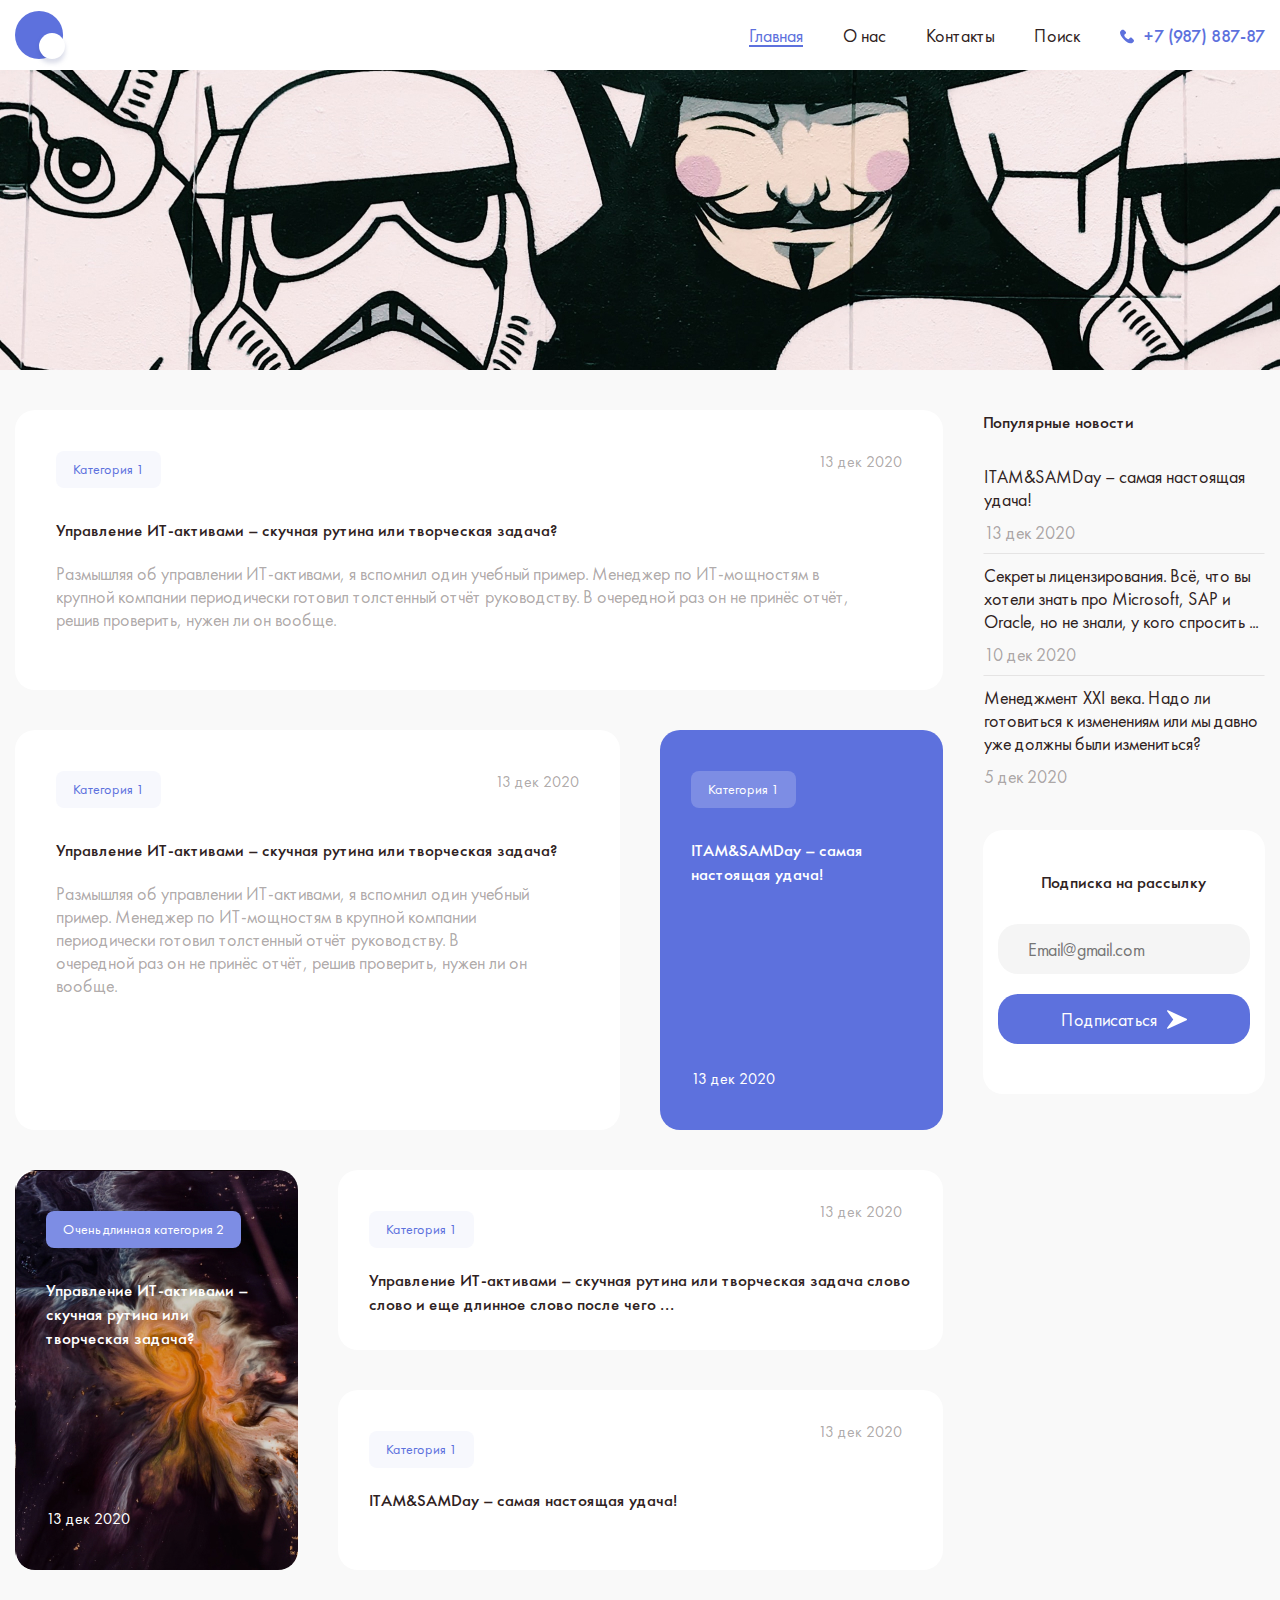
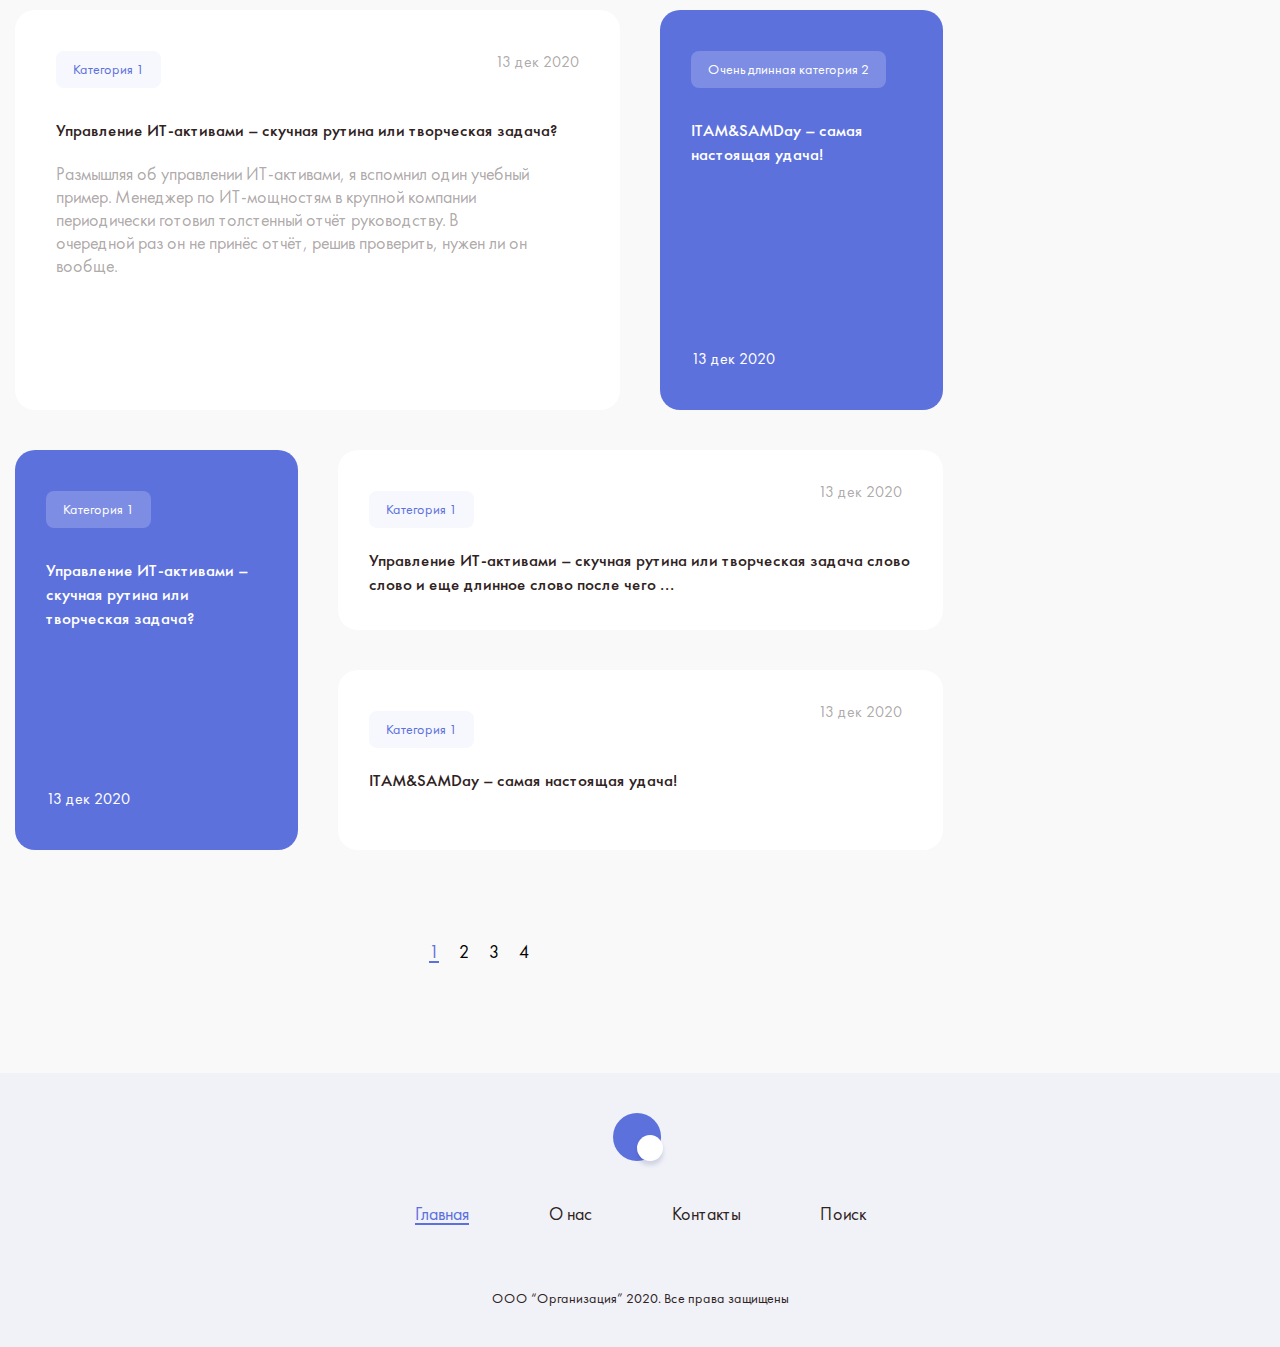
<file: index.html>
<!DOCTYPE html>
<html lang="ru">
<head>
    <meta charset="UTF-8">
    <meta http-equiv="X-UA-Compatible" content="IE=edge">
    <meta name="viewport" content="width=device-width, initial-scale=1.0">
    <title>Главная | Блог</title>

    <link rel="stylesheet" href="css/normalize.css">
    <link rel="stylesheet" href="css/style.css">
    <link rel="stylesheet" href="css/media.css">
</head>
<body>
    <header class="header">
        <div class="container header__container">
            <a class="logo header__logo">
                <img src="img/logo.svg" alt="Логотип Блога">
            </a>
            <div class="header__right">
                <nav class="nav header__nav">
                    <ul class="nav__list list-reset">
                        <li class="nav__item"><a class="nav__link nav__link--current">Главная</a></li>
                        <li class="nav__item"><a class="nav__link" href="#">О нас</a></li>
                        <li class="nav__item"><a class="nav__link" href="#">Контакты</a></li>
                        <li class="nav__item"><a class="nav__link search-link" href="#">Поиск</a></li>
                    </ul>
                </nav>
                <a class="phone" href="tel:+798788787">+7 (987) 887-87</a>
            </div>
        </div>
        <div class="header-search">
            <button class="btn-reset header-search__close">
                <svg width="10" height="10" viewBox="0 0 10 10" fill="none" xmlns="http://www.w3.org/2000/svg">
                    <g clip-path="url(#clip0)">
                    <path d="M0.141602 0.834488C-0.0458984 0.646988 -0.0458984 0.334925 0.141602 0.140869C0.335657 -0.0466309 0.641164 -0.0466309 0.83522 0.140869L4.99737 4.31001L9.16651 0.140869C9.35401 -0.0466309 9.66608 -0.0466309 9.85314 0.140869C10.0472 0.334925 10.0472 0.647425 9.85314 0.834488L5.69099 4.99708L9.85314 9.16622C10.0472 9.35372 10.0472 9.66578 9.85314 9.85984C9.66564 10.0473 9.35358 10.0473 9.16651 9.85984L4.99737 5.69069L0.83522 9.85984C0.641164 10.0473 0.335657 10.0473 0.141602 9.85984C-0.0458984 9.66578 -0.0458984 9.35328 0.141602 9.16622L4.30375 4.99708L0.141602 0.834488Z" fill="#2F2222"/>
                    </g>
                    <defs>
                    <clipPath id="clip0">
                    <rect width="10" height="10" fill="white"/>
                    </clipPath>
                    </defs>
                    </svg>                    
            </button>
            <from class="header-search__form">
                <input class="header-search__input form-input" type="search">
                <button class="header-search__btn form-btn btn-reset">
                    <span>Найти</span>
                    <svg width="20" height="20" viewBox="0 0 20 20" fill="none" xmlns="http://www.w3.org/2000/svg">
                        <path d="M19.8779 18.6996L14.0681 12.8897C15.17 11.5293 15.8334 9.79975 15.8334 7.9167C15.8334 3.55145 12.2819 0 7.91666 0C3.55141 0 0 3.55145 0 7.9167C0 12.2819 3.55145 15.8334 7.9167 15.8334C9.79975 15.8334 11.5293 15.17 12.8897 14.0681L18.6996 19.878C18.8623 20.0407 19.1261 20.0407 19.2889 19.878L19.878 19.2888C20.0407 19.1261 20.0407 18.8623 19.8779 18.6996ZM7.9167 14.1667C4.47024 14.1667 1.66668 11.3631 1.66668 7.9167C1.66668 4.47024 4.47024 1.66668 7.9167 1.66668C11.3631 1.66668 14.1667 4.47024 14.1667 7.9167C14.1667 11.3631 11.3631 14.1667 7.9167 14.1667Z" fill="white"/>
                        </svg>                        
                </button>
            </from>
        </div>
    </header>
    <main class="main">
        <section class="banner">
            <h1 class="visually-hidden">Сайт-блог по какой-то теме</h1>
        </section>

        <section class="content">
            <h2 class="visually-hidden">Статьи нашего блога</h2>
            <div class="container content__container">
                <div class="articles">
                    <article class="blog-post blog-post--main">
                        <a class="blog-post__category" href="#cat">Категория 1</a>
                        <h3 class="blog-post__title blog-title">
                            <a class="blog-post__link" href="#link">
                                Управление ИТ-активами – скучная рутина или творческая задача?
                            </a>
                        </h3>
                        <p class="blog-post__descr">
                            Размышляя об управлении ИТ-активами, я вспомнил один учебный пример. Менеджер по ИТ-мощностям в крупной компании периодически готовил толстенный отчёт руководству. В очередной раз он не принёс отчёт, решив проверить, нужен ли он вообще. 
                        </p>
                        <time class="blog-post__data">13 дек 2020</time>
                    </article>
                    <ul class="post-grid list-reset">
                        <li class="post-grid__item">
                            <article class="blog-post">
                                <a class="blog-post__category" href="#">Категория 1</a>
                                <h3 class="blog-post__title blog-title">
                                    <a class="blog-post__link" href="#">
                                        Управление ИТ-активами – скучная рутина или творческая задача?
                                    </a>
                                </h3>
                                <p class="blog-post__descr">
                                    Размышляя об управлении ИТ-активами, я вспомнил один учебный пример. Менеджер по ИТ-мощностям в крупной компании периодически готовил толстенный отчёт руководству. В очередной раз он не принёс отчёт, решив проверить, нужен ли он вообще. 
                                </p>
                                <time class="blog-post__data">13 дек 2020</time>
                            </article>
                        </li>
                        <li class="post-grid__item">
                            <article class="blog-post">
                                <a class="blog-post__category" href="#">Категория 1</a>
                                <h3 class="blog-post__title blog-title">
                                    <a class="blog-post__link" href="#">
                                        ITAM&SAMDay – самая настоящая удача!
                                    </a>
                                </h3>
                                <time class="blog-post__data">13 дек 2020</time>
                            </article>
                        </li>
                        <li class="post-grid__item">
                            <article class="blog-post" style="background-image: url('img/post.jpg')">
                                <a class="blog-post__category" href="#">Очень длинная категория 2</a>
                                <h3 class="blog-post__title blog-title">
                                    <a class="blog-post__link" href="#">
                                        Управление ИТ-активами – скучная рутина или творческая задача?
                                    </a>
                                </h3>
                                <time class="blog-post__data">13 дек 2020</time>
                            </article>
                        </li>
                        <li class="post-grid__item">
                            <article class="blog-post" style="background-image: url('');">
                                <a class="blog-post__category" href="#">Категория 1</a>
                                <h3 class="blog-post__title blog-title">
                                    <a class="blog-post__link" href="#">
                                        Управление ИТ-активами – скучная рутина или творческая задача слово слово и еще длинное слово после чего ...
                                    </a>
                                </h3>
                                <time class="blog-post__data">13 дек 2020</time>
                            </article>
                        </li>
                        <li class="post-grid__item">
                            <article class="blog-post" style="background-image: url('');">
                                <a class="blog-post__category" href="#">Категория 1</a>
                                <h3 class="blog-post__title blog-title">
                                    <a class="blog-post__link" href="#">
                                        ITAM&SAMDay – самая настоящая удача!
                                    </a>
                                </h3>
                                <time class="blog-post__data">13 дек 2020</time>
                            </article>
                        </li>
                        <li class="post-grid__item">
                            <article class="blog-post">
                                <a class="blog-post__category" href="#">Категория 1</a>
                                <h3 class="blog-post__title blog-title">
                                    <a class="blog-post__link" href="#">
                                        Управление ИТ-активами – скучная рутина или творческая задача?
                                    </a>
                                </h3>
                                <p class="blog-post__descr">
                                    Размышляя об управлении ИТ-активами, я вспомнил один учебный пример. Менеджер по ИТ-мощностям в крупной компании периодически готовил толстенный отчёт руководству. В очередной раз он не принёс отчёт, решив проверить, нужен ли он вообще. 
                                </p>
                                <time class="blog-post__data">13 дек 2020</time>
                            </article>
                        </li>
                        <li class="post-grid__item">
                            <article class="blog-post">
                                <a class="blog-post__category" href="#">Очень длинная категория 2</a>
                                <h3 class="blog-post__title blog-title">
                                    <a class="blog-post__link" href="#">
                                        ITAM&SAMDay – самая настоящая удача!
                                    </a>
                                </h3>
                                <time class="blog-post__data">13 дек 2020</time>
                            </article>
                        </li>
                        <li class="post-grid__item">
                            <article class="blog-post" style="background-image: url('');">
                                <a class="blog-post__category" href="#">Категория 1</a>
                                <h3 class="blog-post__title blog-title">
                                    <a class="blog-post__link" href="#">
                                        Управление ИТ-активами – скучная рутина или творческая задача?
                                    </a>
                                </h3>
                                <time class="blog-post__data">13 дек 2020</time>
                            </article>
                        </li>
                        <li class="post-grid__item">
                            <article class="blog-post" style="background-image: url('');">
                                <a class="blog-post__category" href="#">Категория 1</a>
                                <h3 class="blog-post__title blog-title">
                                    <a class="blog-post__link" href="#">
                                        Управление ИТ-активами – скучная рутина или творческая задача слово слово и еще длинное слово после чего ...
                                    </a>
                                </h3>
                                <time class="blog-post__data">13 дек 2020</time>
                            </article>
                        </li>
                        <li class="post-grid__item">
                            <article class="blog-post" style="background-image: url('');">
                                <a class="blog-post__category" href="#">Категория 1</a>
                                <h3 class="blog-post__title blog-title">
                                    <a class="blog-post__link" href="#">
                                        ITAM&SAMDay – самая настоящая удача!
                                    </a>
                                </h3>
                                <time class="blog-post__data">13 дек 2020</time>
                            </article>
                        </li>
                    </ul>
                    <ul class="pagination list-reset">
                        <li class="pagination__item"><a class="pagination__link pagination__link--current">1</a></li>
                        <li class="pagination__item"><a class="pagination__link" href="#">2</a></li>
                        <li class="pagination__item"><a class="pagination__link" href="#">3</a></li>
                        <li class="pagination__item"><a class="pagination__link" href="#">4</a></li>
                    </ul>
                </div>
                
                <aside class="sidebar">
                    <div class="popular-posts">
                        <h3 class="popular-posts__title blog-title">
                            Популярные новости
                        </h3>
                        <ul class="popular-posts__list list-reset">
                            <li class="popular-posts__item">
                                <article class="blog-post popular-post__article">
                                    <h3 class="blog-post__title blog-title">
                                        <a class="blog-post__link" href="#">
                                            ITAM&SAMDay – самая настоящая удача!
                                        </a>
                                    </h3>
                                    <time class="blog-post__data">13 дек 2020</time>
                                </article>
                            </li>
                            <li class="popular-posts__item">
                                <article class="blog-post popular-post__article">
                                    <h3 class="blog-post__title blog-title">
                                        <a class="blog-post__link" href="#">
                                            Секреты лицензирования. Всё, что вы хотели знать про Microsoft, SAP и Oracle, но не знали, у кого спросить ...
                                        </a>
                                    </h3>
                                    <time class="blog-post__data">10 дек 2020</time>
                                </article>
                            </li>
                            <li class="popular-posts__item">
                                <article class="blog-post popular-post__article">
                                    <h3 class="blog-post__title blog-title">
                                        <a class="blog-post__link" href="#">
                                            Менеджмент XXI века. Надо ли готовиться к изменениям или мы давно уже должны были измениться?
                                        </a>
                                    </h3>
                                    <time class="blog-post__data">5 дек 2020</time>
                                </article>
                            </li>
                        </ul>
                    </div>
                    <div class="subscribe">
                        <h3 class="subscribe__title blog-title">Подписка на рассылку</h3>
                        <form class="subscribe__form sub-form" action="#">
                            <input class="sub-form__input form-input" type="email" placeholder="Email@gmail.com">
                            <button class="sub-form__btn form-btn btn-reset">
                                <span>Подписаться</span>
                                <svg width="20" height="19" viewBox="0 0 20 19" fill="none" xmlns="http://www.w3.org/2000/svg">
                                    <path d="M19.5857 8.85046L1.01474 0.279244C0.719033 0.144962 0.366184 0.22496 0.160475 0.479239C-0.046663 0.733519 -0.0538057 1.09494 0.143332 1.35636L6.25033 9.49902L0.143332 17.6417C-0.0538057 17.9031 -0.046663 18.2659 0.159046 18.5188C0.297614 18.6917 0.504752 18.7845 0.714747 18.7845C0.816173 18.7845 0.917599 18.7631 1.01331 18.7188L19.5843 10.1476C19.8386 10.0304 20 9.77758 20 9.49902C20 9.22045 19.8386 8.9676 19.5857 8.85046Z" fill="white"/>
                                    </svg>
                            </button>
                        </form>
                    </div>
                </aside>
            </div>
        </section>
    </main>
    <footer class="footer">
        <div class="container footer__container">
            <a class="logo footer__logo">
                <img src="img/logo.svg" alt="Логотип Блога">
            </a>
            <nav class="nav footer__nav">
                <ul class="nav__list list-reset">
                    <li class="nav__item"><a class="nav__link nav__link--current">Главная</a></li>
                    <li class="nav__item"><a class="nav__link" href="#">О нас</a></li>
                    <li class="nav__item"><a class="nav__link" href="#">Контакты</a></li>
                    <li class="nav__item"><a class="nav__link" href="#">Поиск</a></li>
                </ul>
            </nav>
            <small class="footer__copy">ООО “Организация” 2020. Все права защищены</small>
        </div>
    </footer>
    <script>
        const searchLink = document.querySelector('.search-link');
        const searchBlock = document.querySelector('.header-search');
        const searchClose = document.querySelector('.header-search__close');
        searchLink.addEventListener('click', () => {
            searchBlock.style.display = 'block';
        });
        searchClose.addEventListener('click', () => {
            searchBlock.style.display = 'none';
        });
    </script>
</body>
</html>
</file>
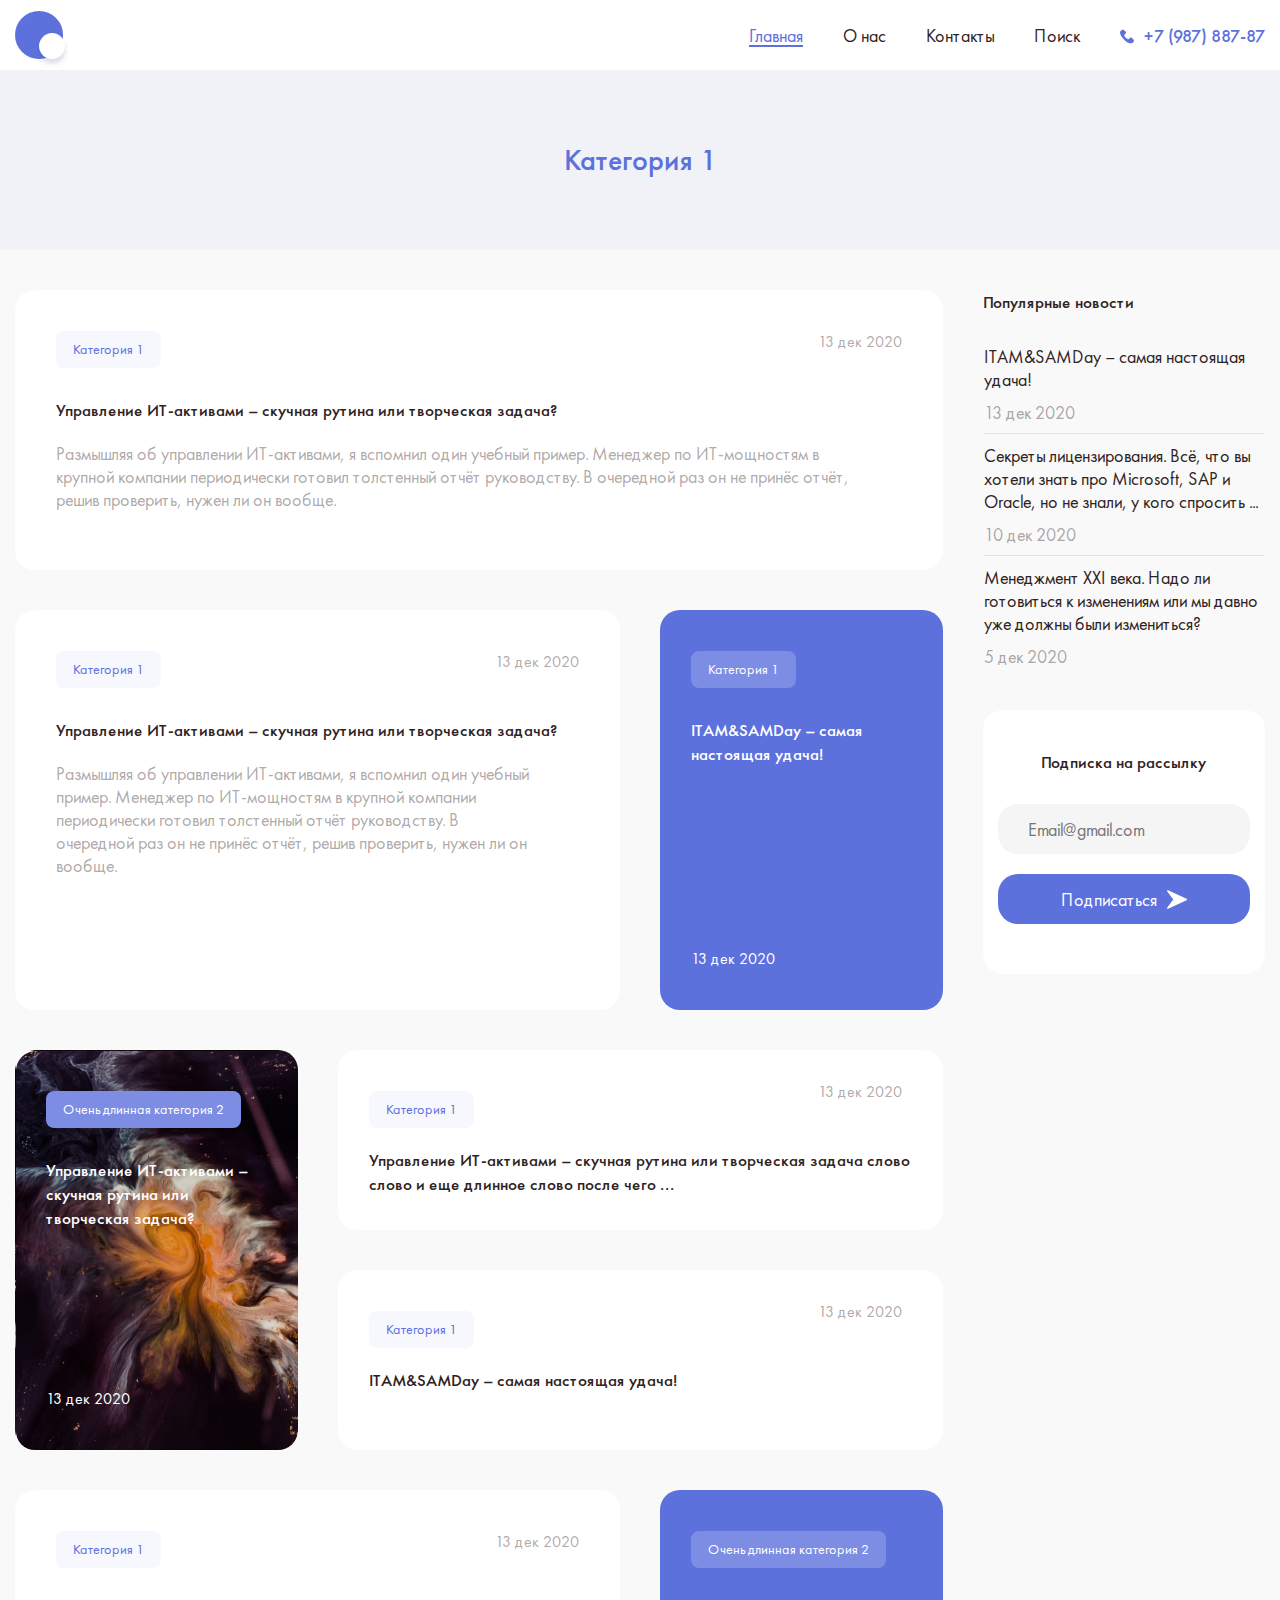
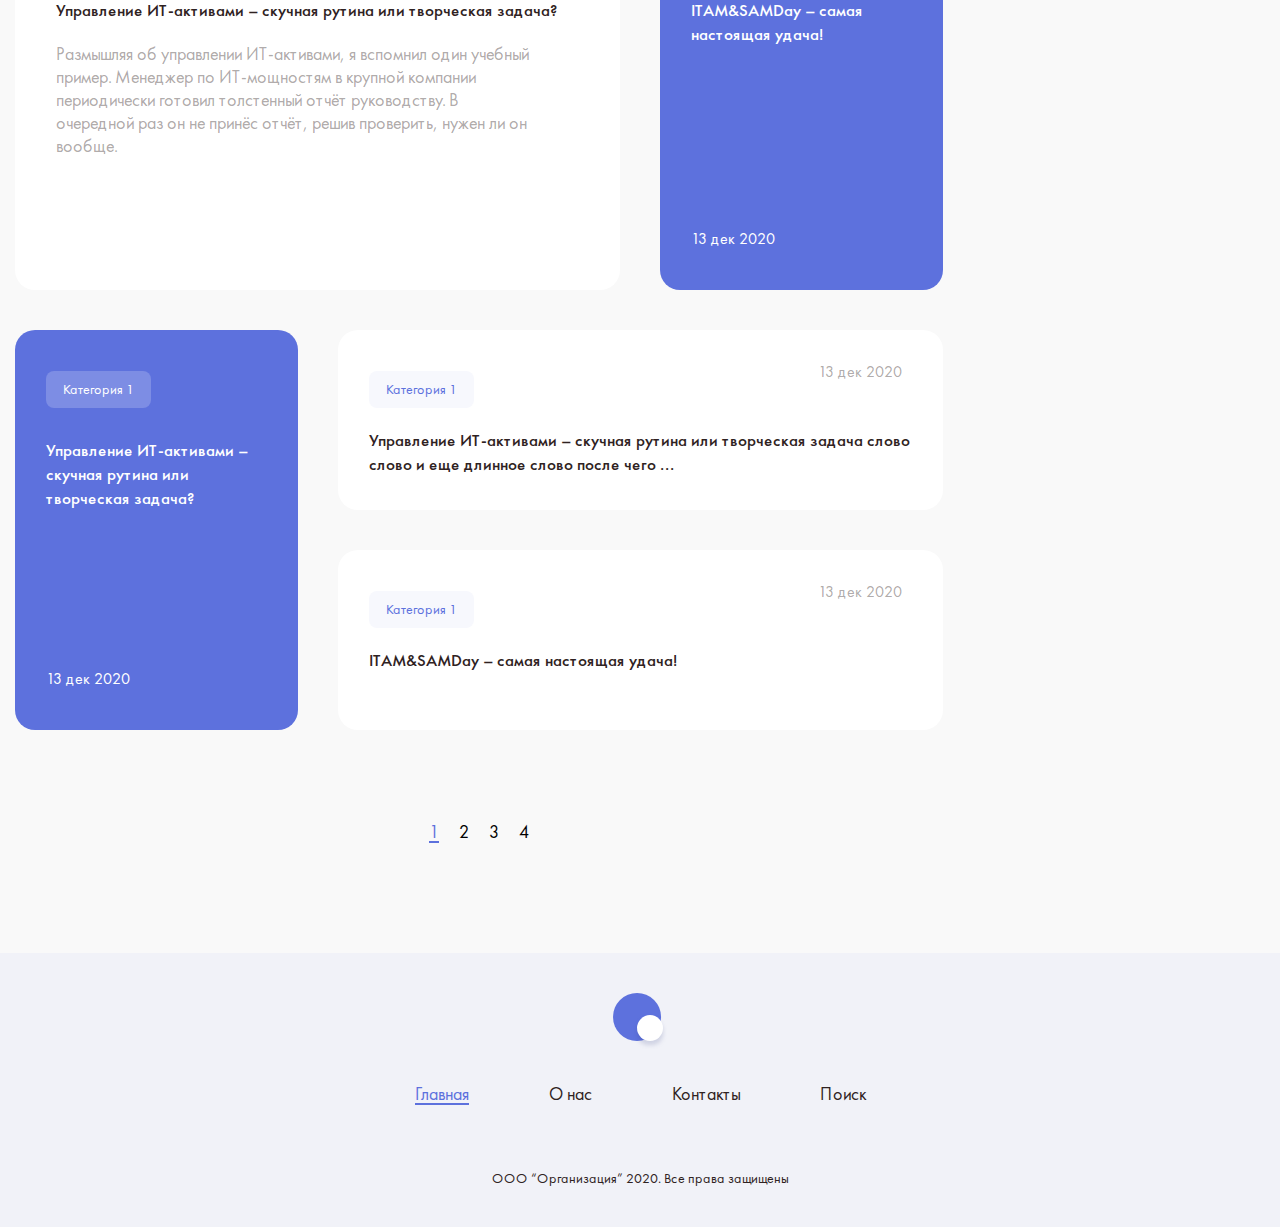
<file: category.html>
<!DOCTYPE html>
<html lang="ru">
<head>
    <meta charset="UTF-8">
    <meta http-equiv="X-UA-Compatible" content="IE=edge">
    <meta name="viewport" content="width=device-width, initial-scale=1.0">
    <title>Главная | Блог</title>

    <link rel="stylesheet" href="css/normalize.css">
    <link rel="stylesheet" href="css/style.css">
    <link rel="stylesheet" href="css/category.css">
    <link rel="stylesheet" href="css/media.css">
</head>
<body>
    <header class="header">
        <div class="container header__container">
            <a class="logo header__logo">
                <img src="img/logo.svg" alt="Логотип Блога">
            </a>
            <div class="header__right">
                <nav class="nav header__nav">
                    <ul class="nav__list list-reset">
                        <li class="nav__item"><a class="nav__link nav__link--current">Главная</a></li>
                        <li class="nav__item"><a class="nav__link" href="#">О нас</a></li>
                        <li class="nav__item"><a class="nav__link" href="#">Контакты</a></li>
                        <li class="nav__item"><a class="nav__link" href="#">Поиск</a></li>
                    </ul>
                </nav>
                <a class="phone" href="tel:+798788787">+7 (987) 887-87</a>
            </div>
        </div>
    </header>
    <main class="main">
        <section class="category-banner">
            <h1 class="category-banner__title">Категория 1</h1>
        </section>

        <section class="content">
            <h2 class="visually-hidden">Статьи нашего блога</h2>
            <div class="container content__container">
                <div class="articles">
                    <article class="blog-post blog-post--main">
                        <a class="blog-post__category" href="#cat">Категория 1</a>
                        <h3 class="blog-post__title blog-title">
                            <a class="blog-post__link" href="#link">
                                Управление ИТ-активами – скучная рутина или творческая задача?
                            </a>
                        </h3>
                        <p class="blog-post__descr">
                            Размышляя об управлении ИТ-активами, я вспомнил один учебный пример. Менеджер по ИТ-мощностям в крупной компании периодически готовил толстенный отчёт руководству. В очередной раз он не принёс отчёт, решив проверить, нужен ли он вообще. 
                        </p>
                        <time class="blog-post__data">13 дек 2020</time>
                    </article>
                    <ul class="post-grid list-reset">
                        <li class="post-grid__item">
                            <article class="blog-post">
                                <a class="blog-post__category" href="#">Категория 1</a>
                                <h3 class="blog-post__title blog-title">
                                    <a class="blog-post__link" href="#">
                                        Управление ИТ-активами – скучная рутина или творческая задача?
                                    </a>
                                </h3>
                                <p class="blog-post__descr">
                                    Размышляя об управлении ИТ-активами, я вспомнил один учебный пример. Менеджер по ИТ-мощностям в крупной компании периодически готовил толстенный отчёт руководству. В очередной раз он не принёс отчёт, решив проверить, нужен ли он вообще. 
                                </p>
                                <time class="blog-post__data">13 дек 2020</time>
                            </article>
                        </li>
                        <li class="post-grid__item">
                            <article class="blog-post">
                                <a class="blog-post__category" href="#">Категория 1</a>
                                <h3 class="blog-post__title blog-title">
                                    <a class="blog-post__link" href="#">
                                        ITAM&SAMDay – самая настоящая удача!
                                    </a>
                                </h3>
                                <time class="blog-post__data">13 дек 2020</time>
                            </article>
                        </li>
                        <li class="post-grid__item">
                            <article class="blog-post" style="background-image: url('img/post.jpg')">
                                <a class="blog-post__category" href="#">Очень длинная категория 2</a>
                                <h3 class="blog-post__title blog-title">
                                    <a class="blog-post__link" href="#">
                                        Управление ИТ-активами – скучная рутина или творческая задача?
                                    </a>
                                </h3>
                                <time class="blog-post__data">13 дек 2020</time>
                            </article>
                        </li>
                        <li class="post-grid__item">
                            <article class="blog-post" style="background-image: url('');">
                                <a class="blog-post__category" href="#">Категория 1</a>
                                <h3 class="blog-post__title blog-title">
                                    <a class="blog-post__link" href="#">
                                        Управление ИТ-активами – скучная рутина или творческая задача слово слово и еще длинное слово после чего ...
                                    </a>
                                </h3>
                                <time class="blog-post__data">13 дек 2020</time>
                            </article>
                        </li>
                        <li class="post-grid__item">
                            <article class="blog-post" style="background-image: url('');">
                                <a class="blog-post__category" href="#">Категория 1</a>
                                <h3 class="blog-post__title blog-title">
                                    <a class="blog-post__link" href="#">
                                        ITAM&SAMDay – самая настоящая удача!
                                    </a>
                                </h3>
                                <time class="blog-post__data">13 дек 2020</time>
                            </article>
                        </li>
                        <li class="post-grid__item">
                            <article class="blog-post">
                                <a class="blog-post__category" href="#">Категория 1</a>
                                <h3 class="blog-post__title blog-title">
                                    <a class="blog-post__link" href="#">
                                        Управление ИТ-активами – скучная рутина или творческая задача?
                                    </a>
                                </h3>
                                <p class="blog-post__descr">
                                    Размышляя об управлении ИТ-активами, я вспомнил один учебный пример. Менеджер по ИТ-мощностям в крупной компании периодически готовил толстенный отчёт руководству. В очередной раз он не принёс отчёт, решив проверить, нужен ли он вообще. 
                                </p>
                                <time class="blog-post__data">13 дек 2020</time>
                            </article>
                        </li>
                        <li class="post-grid__item">
                            <article class="blog-post">
                                <a class="blog-post__category" href="#">Очень длинная категория 2</a>
                                <h3 class="blog-post__title blog-title">
                                    <a class="blog-post__link" href="#">
                                        ITAM&SAMDay – самая настоящая удача!
                                    </a>
                                </h3>
                                <time class="blog-post__data">13 дек 2020</time>
                            </article>
                        </li>
                        <li class="post-grid__item">
                            <article class="blog-post" style="background-image: url('');">
                                <a class="blog-post__category" href="#">Категория 1</a>
                                <h3 class="blog-post__title blog-title">
                                    <a class="blog-post__link" href="#">
                                        Управление ИТ-активами – скучная рутина или творческая задача?
                                    </a>
                                </h3>
                                <time class="blog-post__data">13 дек 2020</time>
                            </article>
                        </li>
                        <li class="post-grid__item">
                            <article class="blog-post" style="background-image: url('');">
                                <a class="blog-post__category" href="#">Категория 1</a>
                                <h3 class="blog-post__title blog-title">
                                    <a class="blog-post__link" href="#">
                                        Управление ИТ-активами – скучная рутина или творческая задача слово слово и еще длинное слово после чего ...
                                    </a>
                                </h3>
                                <time class="blog-post__data">13 дек 2020</time>
                            </article>
                        </li>
                        <li class="post-grid__item">
                            <article class="blog-post" style="background-image: url('');">
                                <a class="blog-post__category" href="#">Категория 1</a>
                                <h3 class="blog-post__title blog-title">
                                    <a class="blog-post__link" href="#">
                                        ITAM&SAMDay – самая настоящая удача!
                                    </a>
                                </h3>
                                <time class="blog-post__data">13 дек 2020</time>
                            </article>
                        </li>
                    </ul>
                    <ul class="pagination list-reset">
                        <li class="pagination__item"><a class="pagination__link pagination__link--current">1</a></li>
                        <li class="pagination__item"><a class="pagination__link" href="#">2</a></li>
                        <li class="pagination__item"><a class="pagination__link" href="#">3</a></li>
                        <li class="pagination__item"><a class="pagination__link" href="#">4</a></li>
                    </ul>
                </div>
                
                <aside class="sidebar">
                    <div class="popular-posts">
                        <h3 class="popular-posts__title blog-title">
                            Популярные новости
                        </h3>
                        <ul class="popular-posts__list list-reset">
                            <li class="popular-posts__item">
                                <article class="blog-post popular-post__article">
                                    <h3 class="blog-post__title blog-title">
                                        <a class="blog-post__link" href="#">
                                            ITAM&SAMDay – самая настоящая удача!
                                        </a>
                                    </h3>
                                    <time class="blog-post__data">13 дек 2020</time>
                                </article>
                            </li>
                            <li class="popular-posts__item">
                                <article class="blog-post popular-post__article">
                                    <h3 class="blog-post__title blog-title">
                                        <a class="blog-post__link" href="#">
                                            Секреты лицензирования. Всё, что вы хотели знать про Microsoft, SAP и Oracle, но не знали, у кого спросить ...
                                        </a>
                                    </h3>
                                    <time class="blog-post__data">10 дек 2020</time>
                                </article>
                            </li>
                            <li class="popular-posts__item">
                                <article class="blog-post popular-post__article">
                                    <h3 class="blog-post__title blog-title">
                                        <a class="blog-post__link" href="#">
                                            Менеджмент XXI века. Надо ли готовиться к изменениям или мы давно уже должны были измениться?
                                        </a>
                                    </h3>
                                    <time class="blog-post__data">5 дек 2020</time>
                                </article>
                            </li>
                        </ul>
                    </div>
                    <div class="subscribe">
                        <h3 class="subscribe__title blog-title">Подписка на рассылку</h3>
                        <form class="subscribe__form sub-form" action="#">
                            <input class="sub-form__input form-input" type="email" placeholder="Email@gmail.com">
                            <button class="sub-form__btn form-btn btn-reset">
                                <span>Подписаться</span>
                                <svg width="20" height="19" viewBox="0 0 20 19" fill="none" xmlns="http://www.w3.org/2000/svg">
                                    <path d="M19.5857 8.85046L1.01474 0.279244C0.719033 0.144962 0.366184 0.22496 0.160475 0.479239C-0.046663 0.733519 -0.0538057 1.09494 0.143332 1.35636L6.25033 9.49902L0.143332 17.6417C-0.0538057 17.9031 -0.046663 18.2659 0.159046 18.5188C0.297614 18.6917 0.504752 18.7845 0.714747 18.7845C0.816173 18.7845 0.917599 18.7631 1.01331 18.7188L19.5843 10.1476C19.8386 10.0304 20 9.77758 20 9.49902C20 9.22045 19.8386 8.9676 19.5857 8.85046Z" fill="white"/>
                                    </svg>
                            </button>
                        </form>
                    </div>
                </aside>
            </div>
        </section>
    </main>
    <footer class="footer">
        <div class="container footer__container">
            <a class="logo footer__logo">
                <img src="img/logo.svg" alt="Логотип Блога">
            </a>
            <nav class="nav footer__nav">
                <ul class="nav__list list-reset">
                    <li class="nav__item"><a class="nav__link nav__link--current">Главная</a></li>
                    <li class="nav__item"><a class="nav__link" href="#">О нас</a></li>
                    <li class="nav__item"><a class="nav__link" href="#">Контакты</a></li>
                    <li class="nav__item"><a class="nav__link" href="#">Поиск</a></li>
                </ul>
            </nav>
            <small class="footer__copy">ООО “Организация” 2020. Все права защищены</small>
        </div>
    </footer>
</body>
</html>
</file>
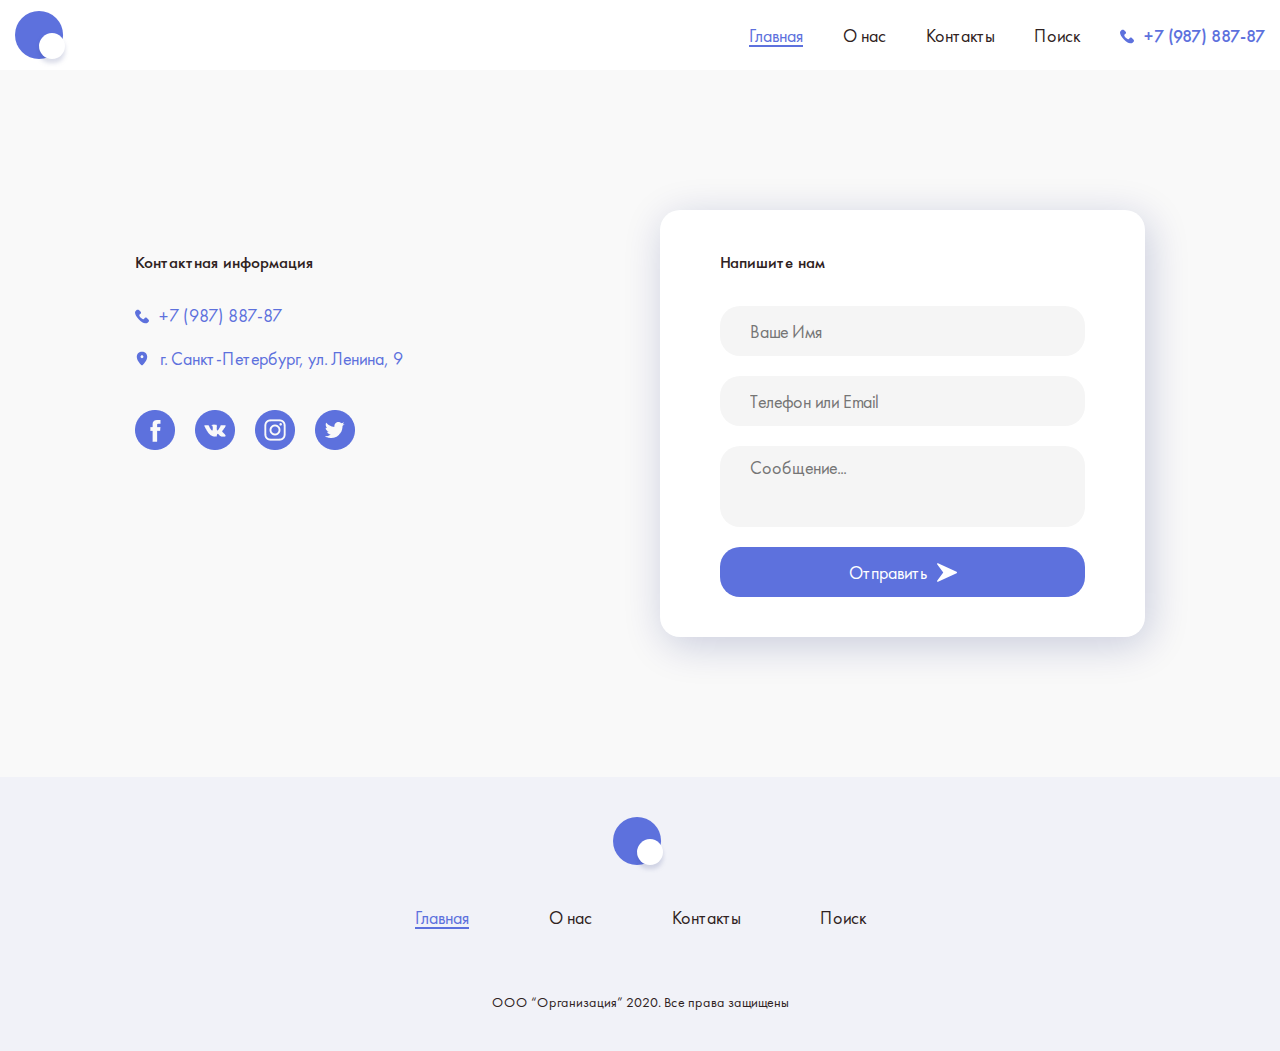
<file: contacts.html>
<!DOCTYPE html>
<html lang="ru">

<head>
    <meta charset="UTF-8">
    <meta http-equiv="X-UA-Compatible" content="IE=edge">
    <meta name="viewport" content="width=device-width, initial-scale=1.0">
    <title>Главная | Блог</title>

    <link rel="stylesheet" href="css/normalize.css">
    <link rel="stylesheet" href="css/style.css">
    <link rel="stylesheet" href="css/contacts.css">
    <link rel="stylesheet" href="css/media.css">
</head>

<body>
    <header class="header">
        <div class="container header__container">
            <a class="logo header__logo">
                <img src="img/logo.svg" alt="Логотип Блога">
            </a>
            <div class="header__right">
                <nav class="nav header__nav">
                    <ul class="nav__list list-reset">
                        <li class="nav__item"><a class="nav__link nav__link--current">Главная</a></li>
                        <li class="nav__item"><a class="nav__link" href="#">О нас</a></li>
                        <li class="nav__item"><a class="nav__link" href="#">Контакты</a></li>
                        <li class="nav__item"><a class="nav__link" href="#">Поиск</a></li>
                    </ul>
                </nav>
                <a class="phone" href="tel:+798788787">+7 (987) 887-87</a>
            </div>
        </div>
    </header>
    <main class="main">
        <section class="contacts">
            <div class="container contacts__container">
                <h1 class="visually-hidden">Контакты</h1>
                <div class="contacts__left">
                    <h2 class="contacts__title blog-title">Контактная информация</h2>
                    <a href="tel:+798788787" class="phone phone__contacts">+7 (987) 887-87</a>
                    <address class="address">
                        г. Санкт-Петербург, ул. Ленина, 9
                    </address>
                    <ul class="social list-reset">
                        <li class="social__item"><a class="social__item-link social__link--fb" href="#"
                                aria-label="Наш Фейсбук"></a></li>
                        <li class="social__item"><a class="social__item-link social__link--vk" href="#"
                                aria-label="Наш ВКонтакте"></a></li>
                        <li class="social__item"><a class="social__item-link social__link--insta" href="#"
                                aria-label="Наш Инстраграм"></a></li>
                        <li class="social__item"><a class="social__item-link social__link--tw" href="#"
                                aria-label="Наш твиттер"></a></li>
                    </ul>
                </div>
                <div class="contacts__right">
                    <div class="contacts-form-wrapper">
                        <h2 class="contacts__title blog-title">Напишите нам</h2>
                        <form class="callback-form" action="">
                            <input class="form-input callback-form__input" type="text" placeholder="Ваше Имя">
                            <input class="form-input callback-form__input" type="tel" placeholder="Телефон или Email">
                            <textarea class="form-input callback-form__textarea" placeholder="Сообщение..."></textarea>
                            <button class="callback-form__btn form-btn btn-reset">
                                <span>Отправить</span>
                                <svg width="20" height="19" viewBox="0 0 20 19" fill="none"
                                    xmlns="http://www.w3.org/2000/svg">
                                    <path
                                        d="M19.5857 8.85046L1.01474 0.279244C0.719033 0.144962 0.366184 0.22496 0.160475 0.479239C-0.046663 0.733519 -0.0538057 1.09494 0.143332 1.35636L6.25033 9.49902L0.143332 17.6417C-0.0538057 17.9031 -0.046663 18.2659 0.159046 18.5188C0.297614 18.6917 0.504752 18.7845 0.714747 18.7845C0.816173 18.7845 0.917599 18.7631 1.01331 18.7188L19.5843 10.1476C19.8386 10.0304 20 9.77758 20 9.49902C20 9.22045 19.8386 8.9676 19.5857 8.85046Z"
                                        fill="white" />
                                </svg>
                            </button>
                        </form>
                    </div>
                </div>
            </div>
        </section>
    </main>
    <footer class="footer">
        <div class="container footer__container">
            <a class="logo footer__logo">
                <img src="img/logo.svg" alt="Логотип Блога">
            </a>
            <nav class="nav footer__nav">
                <ul class="nav__list list-reset">
                    <li class="nav__item"><a class="nav__link nav__link--current">Главная</a></li>
                    <li class="nav__item"><a class="nav__link" href="#">О нас</a></li>
                    <li class="nav__item"><a class="nav__link" href="#">Контакты</a></li>
                    <li class="nav__item"><a class="nav__link" href="#">Поиск</a></li>
                </ul>
            </nav>
            <small class="footer__copy">ООО “Организация” 2020. Все права защищены</small>
        </div>
    </footer>
</body>

</html>
</file>
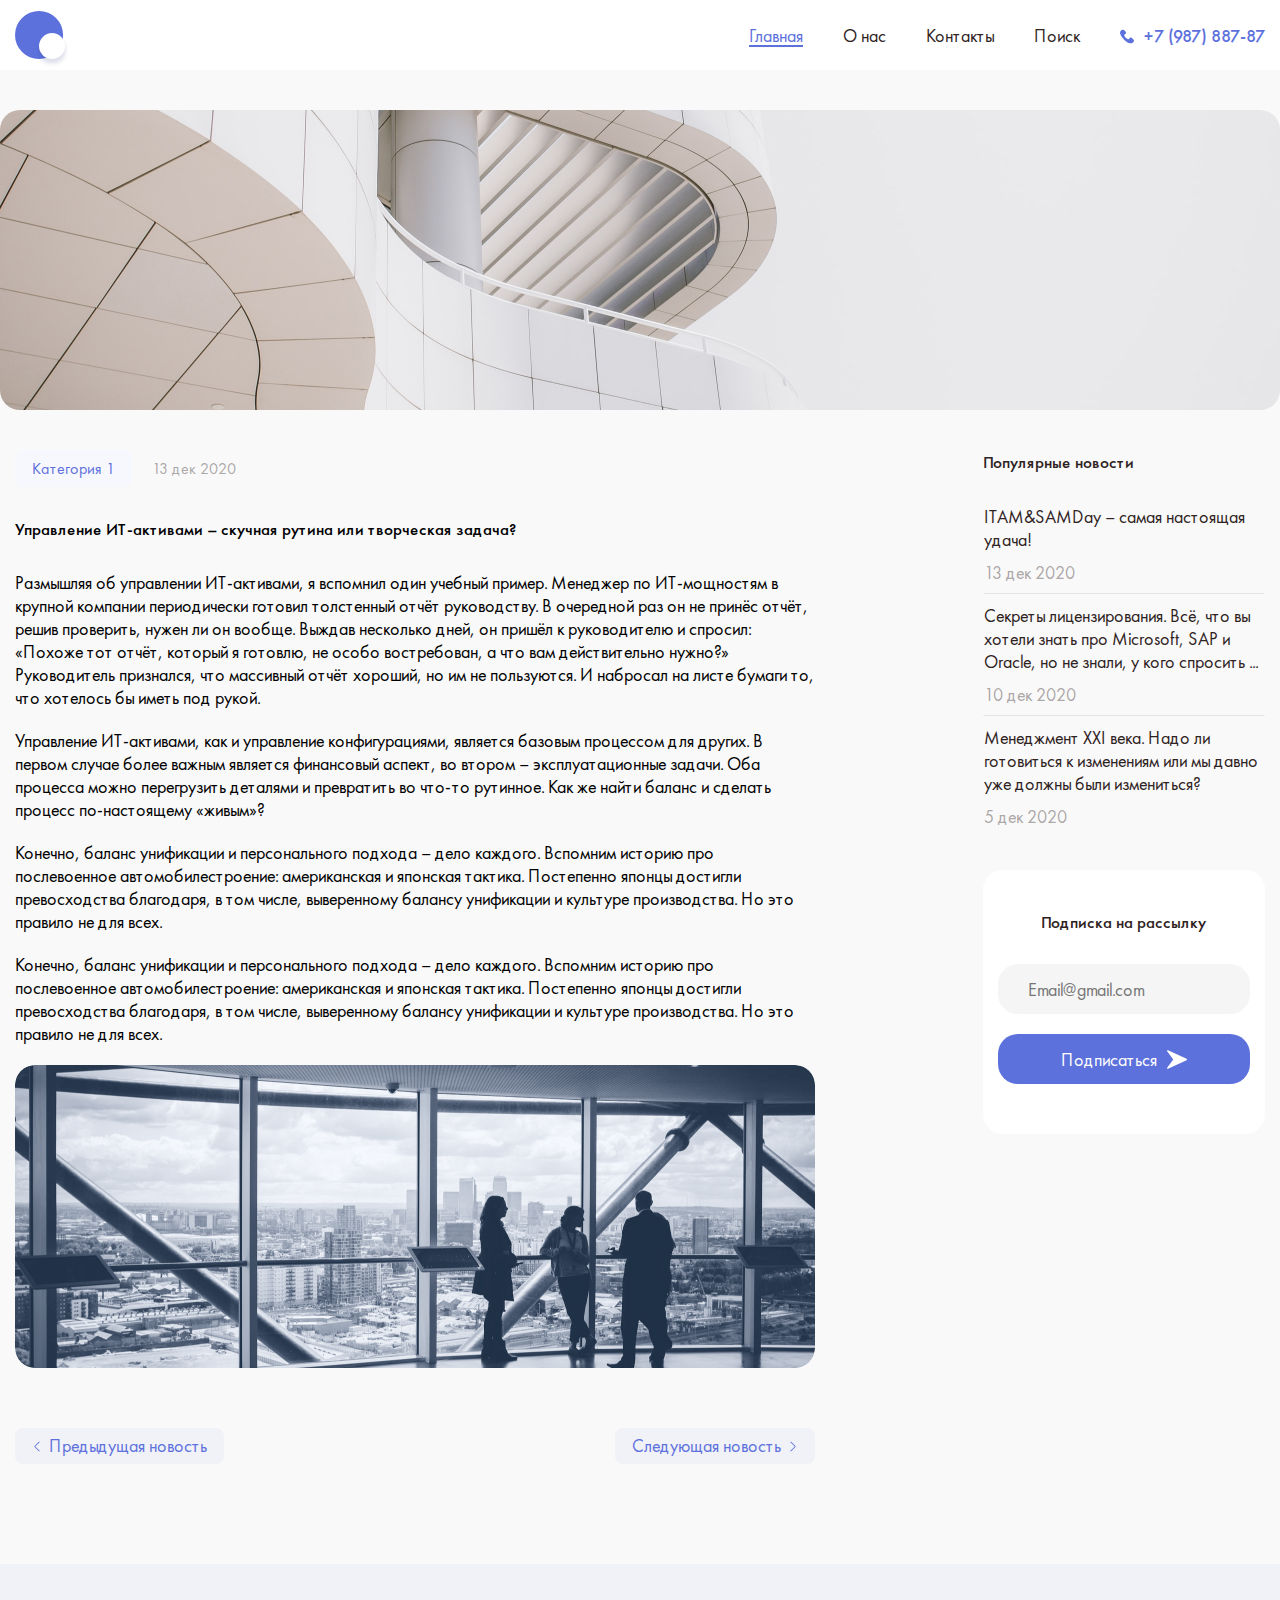
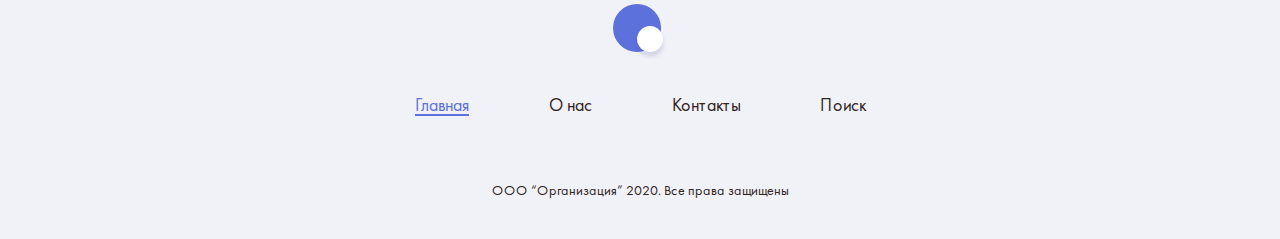
<file: post.html>
<!DOCTYPE html>
<html lang="ru">
<head>
    <meta charset="UTF-8">
    <meta http-equiv="X-UA-Compatible" content="IE=edge">
    <meta name="viewport" content="width=device-width, initial-scale=1.0">
    <title>Посты | Блог</title>

    <link rel="stylesheet" href="css/normalize.css">
    <link rel="stylesheet" href="css/style.css">
    <link rel="stylesheet" href="css/post.css">
    <link rel="stylesheet" href="css/media.css">
</head>
<body>
    <header class="header">
        <div class="container header__container">
            <a class="logo header__logo">
                <img src="img/logo.svg" alt="Логотип Блога">
            </a>
            <div class="header__right">
                <nav class="nav header__nav">
                    <ul class="nav__list list-reset">
                        <li class="nav__item"><a class="nav__link nav__link--current">Главная</a></li>
                        <li class="nav__item"><a class="nav__link" href="#">О нас</a></li>
                        <li class="nav__item"><a class="nav__link" href="#">Контакты</a></li>
                        <li class="nav__item"><a class="nav__link" href="#">Поиск</a></li>
                    </ul>
                </nav>
                <a class="phone" href="tel:+798788787">+7 (987) 887-87</a>
            </div>
        </div>
    </header>
    <main class="main">
        <div class="post-banner">
            <div class="container post-banner__container" style="background-image: url('img/post-banner.jpg')">
            </div>
        </div>

        <section class="post-content">
            <div class="container post-content__container">
                <div class="post-wrapper">
                    <div class="post">
                        <div class="post-meta">
                            <a class="post-category" href="#">Категория 1</a>
                            <time class="post-data">13 дек 2020</time>
                        </div>
                        <h1 class="blog-title post-title">Управление ИТ-активами – скучная рутина или творческая задача?</h1>
                        <p>
                            Размышляя об управлении ИТ-активами, я вспомнил один учебный пример. Менеджер по ИТ-мощностям в крупной компании периодически готовил толстенный отчёт руководству. В очередной раз он не принёс отчёт, решив проверить, нужен ли он вообще. Выждав несколько дней, он пришёл к руководителю и спросил: «Похоже тот отчёт, который я готовлю, не особо востребован, а что вам действительно нужно?» Руководитель признался, что массивный отчёт хороший, но им не пользуются. И набросал на листе бумаги то, что хотелось бы иметь под рукой.
                        </p>
                        <p>
                            Управление ИТ-активами, как и управление конфигурациями, является базовым процессом для других. В первом случае более важным является финансовый аспект, во втором – эксплуатационные задачи. Оба процесса можно перегрузить деталями и превратить во что-то рутинное. Как же найти баланс и сделать процесс по-настоящему «живым»?
                        </p>
                        <p>
                            Конечно, баланс унификации и персонального подхода – дело каждого. Вспомним историю про послевоенное автомобилестроение: американская и японская тактика. Постепенно японцы достигли превосходства благодаря, в том числе, выверенному балансу унификации и культуре производства. Но это правило не для всех.
                        </p>
                        <p>
                            Конечно, баланс унификации и персонального подхода – дело каждого. Вспомним историю про послевоенное автомобилестроение: американская и японская тактика. Постепенно японцы достигли превосходства благодаря, в том числе, выверенному балансу унификации и культуре производства. Но это правило не для всех.
                        </p>
                        <img src="img/post-img.jpg" alt="post img">
                    </div>
                    <div class="post-links">
                        <a class="post-links__link post-links__link--prev" href="#">
                            <svg width="10" height="11" viewBox="0 0 10 11" fill="none" xmlns="http://www.w3.org/2000/svg">
                                <g clip-path="url(#clip0)">
                                <path d="M2.41344 5.22558L7.03874 0.613083C7.19028 0.462049 7.43563 0.462303 7.58692 0.613865C7.73809 0.765407 7.7377 1.01089 7.58614 1.16205L3.23616 5.50002L7.58629 9.83797C7.73784 9.98914 7.73823 10.2345 7.58708 10.386C7.51124 10.462 7.41188 10.5 7.31253 10.5C7.21342 10.5 7.11446 10.4623 7.03876 10.3868L2.41344 5.77443C2.34046 5.70181 2.2995 5.60299 2.2995 5.50002C2.2995 5.39705 2.34057 5.29834 2.41344 5.22558Z" fill="#5D71DD"/>
                                </g>
                                <defs>
                                <clipPath id="clip0">
                                <rect width="10" height="10" fill="white" transform="matrix(-1 0 0 1 10 0.5)"/>
                                </clipPath>
                                </defs>
                                </svg>    
                            <span>Предыдущая новость</span>                         
                        </a>
                        <a class="post-links__link post-links__link--next" href="#">
                            <span>Следующая новость</span>
                            <svg width="10" height="11" viewBox="0 0 10 11" fill="none" xmlns="http://www.w3.org/2000/svg">
                                <g clip-path="url(#clip0)">
                                <path d="M7.58656 5.22558L2.96126 0.613083C2.80972 0.462049 2.56437 0.462303 2.41308 0.613865C2.26191 0.765407 2.2623 1.01089 2.41386 1.16205L6.76384 5.50002L2.41371 9.83797C2.26216 9.98914 2.26177 10.2345 2.41292 10.386C2.48876 10.462 2.58812 10.5 2.68747 10.5C2.78658 10.5 2.88554 10.4623 2.96124 10.3868L7.58656 5.77443C7.65954 5.70181 7.7005 5.60299 7.7005 5.50002C7.7005 5.39705 7.65943 5.29834 7.58656 5.22558Z" fill="#5D71DD"/>
                                </g>
                                <defs>
                                <clipPath id="clip0">
                                <rect width="10" height="10" fill="white" transform="translate(0 0.5)"/>
                                </clipPath>
                                </defs>
                                </svg>                                
                        </a>
                    </div>
                </div>
                
                <aside class="sidebar">
                    <div class="popular-posts">
                        <h3 class="popular-posts__title blog-title">
                            Популярные новости
                        </h3>
                        <ul class="popular-posts__list list-reset">
                            <li class="popular-posts__item">
                                <article class="blog-post popular-post__article">
                                    <h3 class="blog-post__title blog-title">
                                        <a class="blog-post__link" href="#">
                                            ITAM&SAMDay – самая настоящая удача!
                                        </a>
                                    </h3>
                                    <time class="blog-post__data">13 дек 2020</time>
                                </article>
                            </li>
                            <li class="popular-posts__item">
                                <article class="blog-post popular-post__article">
                                    <h3 class="blog-post__title blog-title">
                                        <a class="blog-post__link" href="#">
                                            Секреты лицензирования. Всё, что вы хотели знать про Microsoft, SAP и Oracle, но не знали, у кого спросить ...
                                        </a>
                                    </h3>
                                    <time class="blog-post__data">10 дек 2020</time>
                                </article>
                            </li>
                            <li class="popular-posts__item">
                                <article class="blog-post popular-post__article">
                                    <h3 class="blog-post__title blog-title">
                                        <a class="blog-post__link" href="#">
                                            Менеджмент XXI века. Надо ли готовиться к изменениям или мы давно уже должны были измениться?
                                        </a>
                                    </h3>
                                    <time class="blog-post__data">5 дек 2020</time>
                                </article>
                            </li>
                        </ul>
                    </div>
                    <div class="subscribe">
                        <h3 class="subscribe__title blog-title">Подписка на рассылку</h3>
                        <form class="subscribe__form sub-form" action="#">
                            <input class="sub-form__input form-input" type="email" placeholder="Email@gmail.com">
                            <button class="sub-form__btn form-btn btn-reset">
                                <span>Подписаться</span>
                                <svg width="20" height="19" viewBox="0 0 20 19" fill="none" xmlns="http://www.w3.org/2000/svg">
                                    <path d="M19.5857 8.85046L1.01474 0.279244C0.719033 0.144962 0.366184 0.22496 0.160475 0.479239C-0.046663 0.733519 -0.0538057 1.09494 0.143332 1.35636L6.25033 9.49902L0.143332 17.6417C-0.0538057 17.9031 -0.046663 18.2659 0.159046 18.5188C0.297614 18.6917 0.504752 18.7845 0.714747 18.7845C0.816173 18.7845 0.917599 18.7631 1.01331 18.7188L19.5843 10.1476C19.8386 10.0304 20 9.77758 20 9.49902C20 9.22045 19.8386 8.9676 19.5857 8.85046Z" fill="white"/>
                                    </svg>
                            </button>
                        </form>
                    </div>
                </aside>
            </div>
        </section>
    </main>
    <footer class="footer">
        <div class="container footer__container">
            <a class="logo footer__logo">
                <img src="img/logo.svg" alt="Логотип Блога">
            </a>
            <nav class="nav footer__nav">
                <ul class="nav__list list-reset">
                    <li class="nav__item"><a class="nav__link nav__link--current">Главная</a></li>
                    <li class="nav__item"><a class="nav__link" href="#">О нас</a></li>
                    <li class="nav__item"><a class="nav__link" href="#">Контакты</a></li>
                    <li class="nav__item"><a class="nav__link" href="#">Поиск</a></li>
                </ul>
            </nav>
            <small class="footer__copy">ООО “Организация” 2020. Все права защищены</small>
        </div>
    </footer>
</body>
</html>
</file>
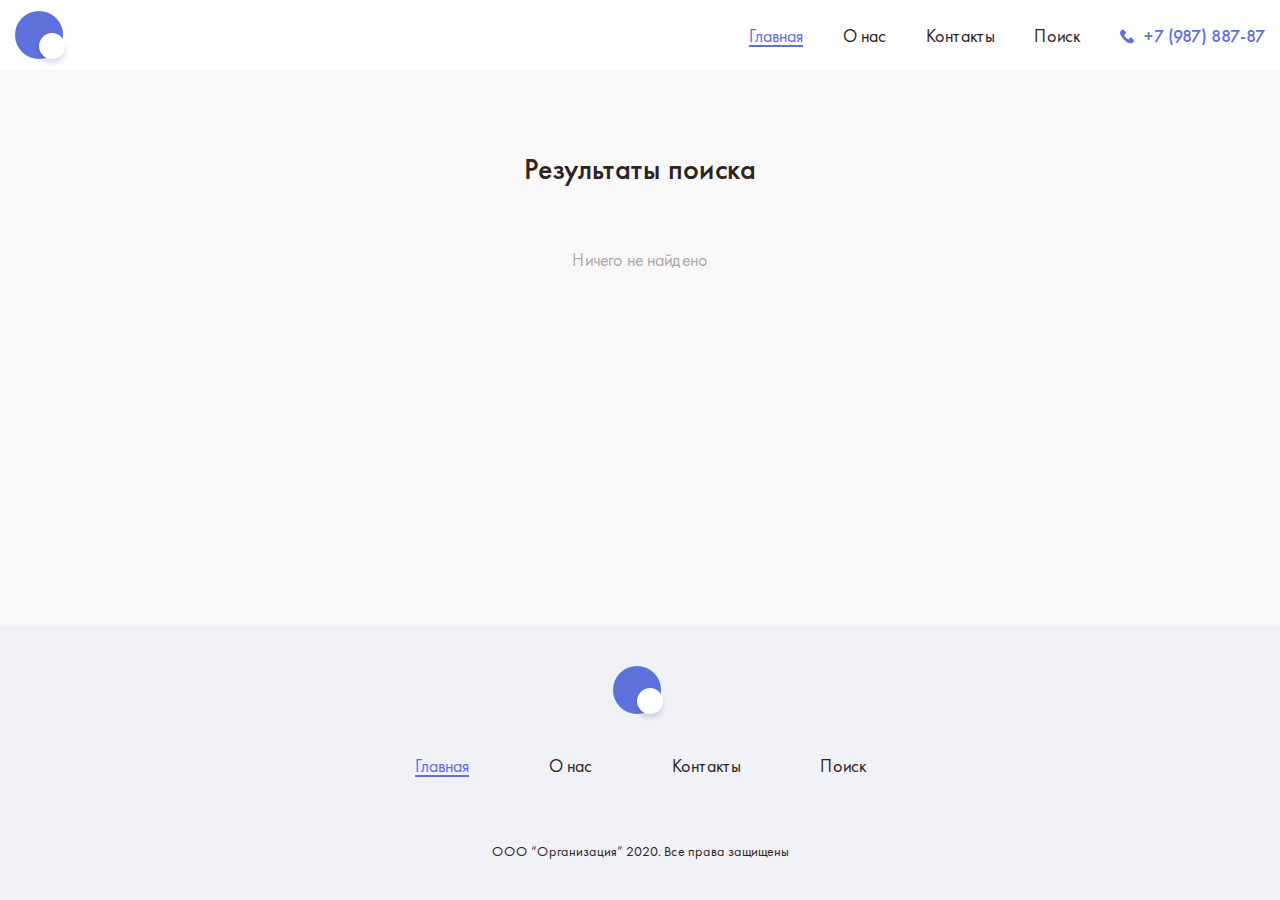
<file: search-not-found.html>
<!DOCTYPE html>
<html lang="ru">
<head>
    <meta charset="UTF-8">
    <meta http-equiv="X-UA-Compatible" content="IE=edge">
    <meta name="viewport" content="width=device-width, initial-scale=1.0">
    <title>Главная | Блог</title>

    <link rel="stylesheet" href="css/normalize.css">
    <link rel="stylesheet" href="css/style.css">
    <link rel="stylesheet" href="css/search.css">
</head>
<body>
    <div class="footer-bottom">
        <header class="header">
            <div class="container header__container">
                <a class="logo header__logo">
                    <img src="img/logo.svg" alt="Логотип Блога">
                </a>
                <div class="header__right">
                    <nav class="nav header__nav">
                        <ul class="nav__list list-reset">
                            <li class="nav__item"><a class="nav__link nav__link--current">Главная</a></li>
                            <li class="nav__item"><a class="nav__link" href="#">О нас</a></li>
                            <li class="nav__item"><a class="nav__link" href="#">Контакты</a></li>
                            <li class="nav__item"><a class="nav__link" href="#">Поиск</a></li>
                        </ul>
                    </nav>
                    <a class="phone" href="tel:+798788787">+7 (987) 887-87</a>
                </div>
            </div>
        </header>
        <main class="main">

            <section class="search-blocks">
                <div class="container search-blocks__container">
                    <h1 class="search-blocks__title blog-title">Результаты поиска</h1>
                    <span class="not-found-text">Ничего не найдено</span>
                    
                </div>
            </section>
        </main>
        <footer class="footer">
            <div class="container footer__container">
                <a class="logo footer__logo">
                    <img src="img/logo.svg" alt="Логотип Блога">
                </a>
                <nav class="nav footer__nav">
                    <ul class="nav__list list-reset">
                        <li class="nav__item"><a class="nav__link nav__link--current">Главная</a></li>
                        <li class="nav__item"><a class="nav__link" href="#">О нас</a></li>
                        <li class="nav__item"><a class="nav__link" href="#">Контакты</a></li>
                        <li class="nav__item"><a class="nav__link" href="#">Поиск</a></li>
                    </ul>
                </nav>
                <small class="footer__copy">ООО “Организация” 2020. Все права защищены</small>
            </div>
        </footer>
</div>
</body>
</html>
</file>
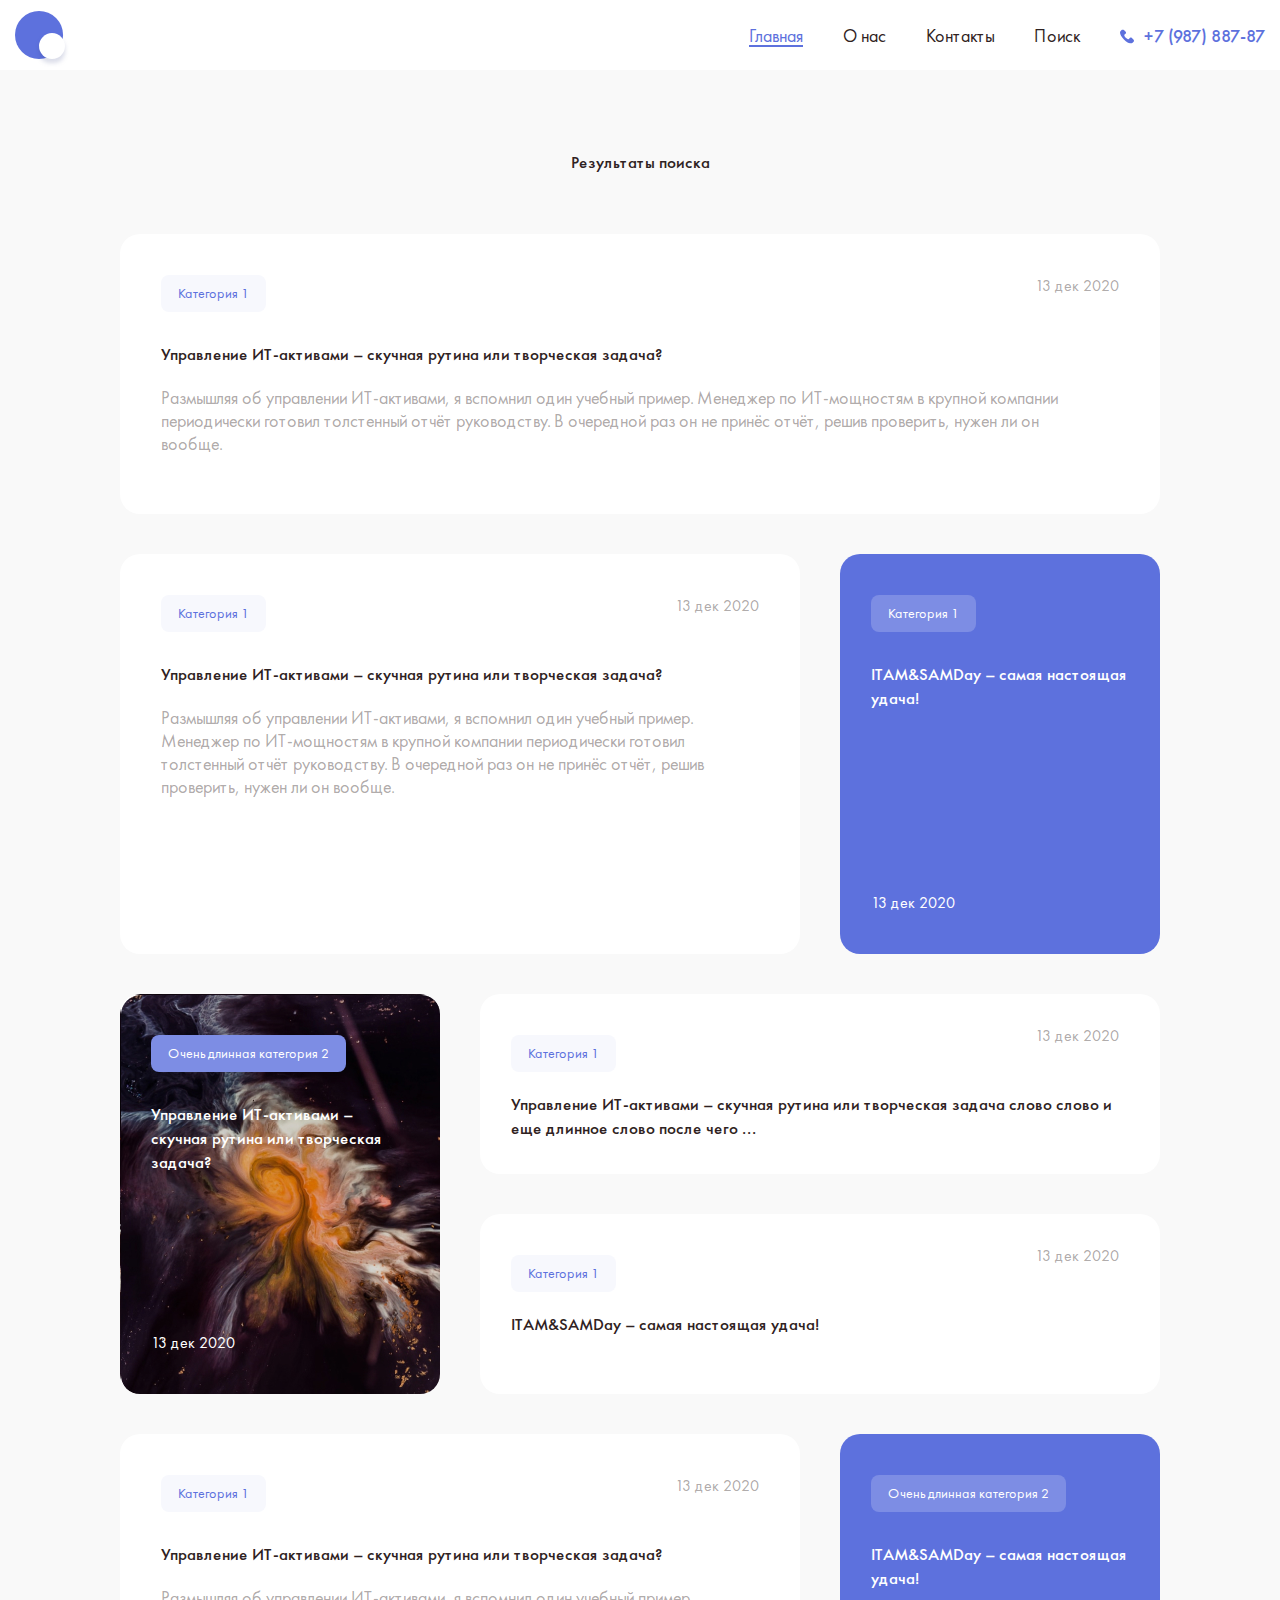
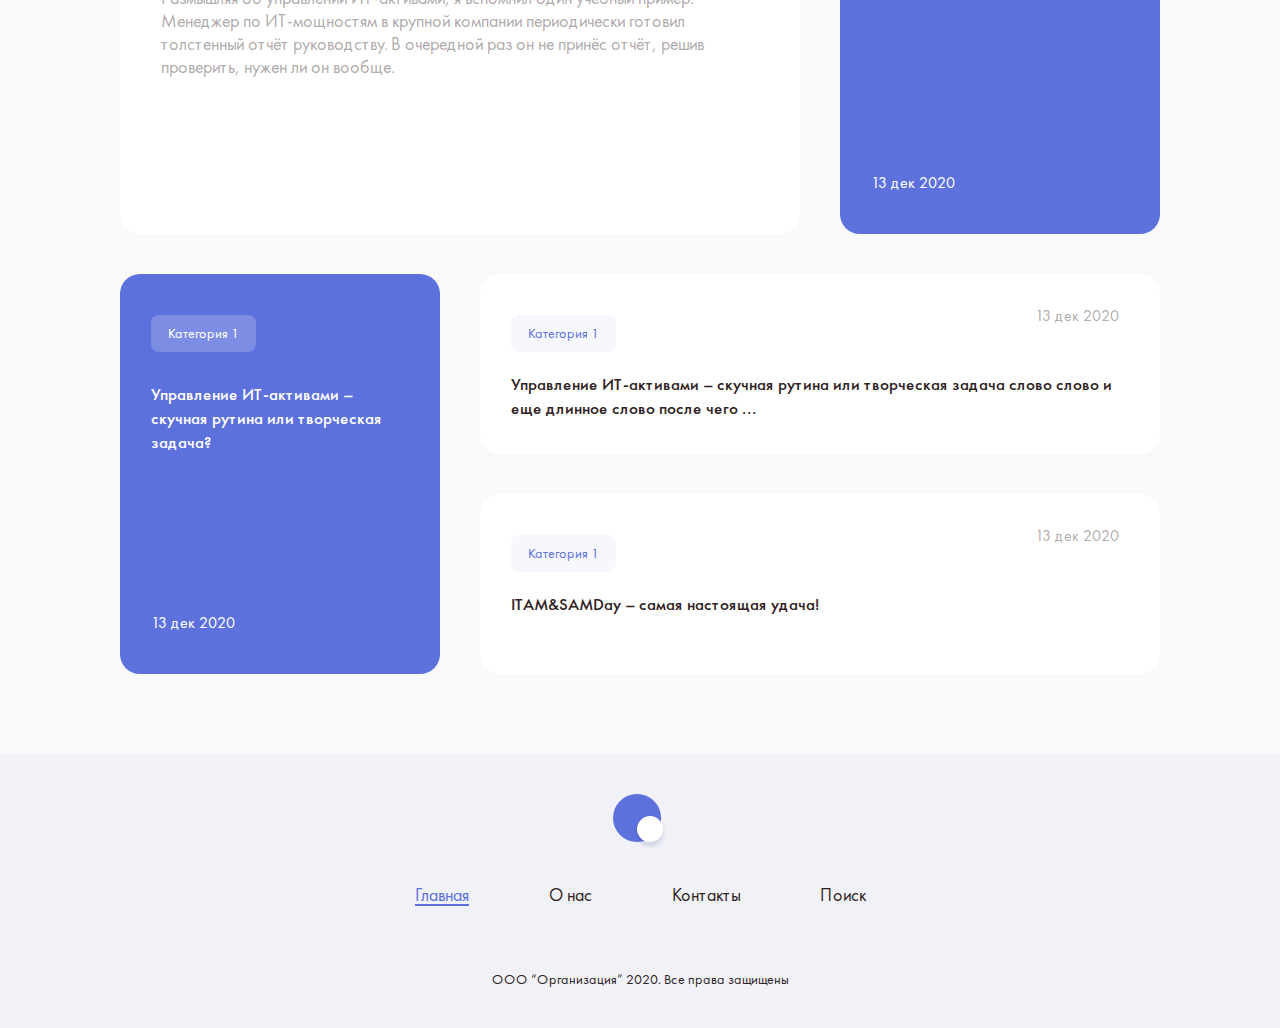
<file: search.html>
<!DOCTYPE html>
<html lang="ru">
<head>
    <meta charset="UTF-8">
    <meta http-equiv="X-UA-Compatible" content="IE=edge">
    <meta name="viewport" content="width=device-width, initial-scale=1.0">
    <title>Главная | Блог</title>

    <link rel="stylesheet" href="css/normalize.css">
    <link rel="stylesheet" href="css/style.css">
    <link rel="stylesheet" href="css/search.css">
    <link rel="stylesheet" href="css/media.css">
</head>
<body>
    <header class="header">
        <div class="container header__container">
            <a class="logo header__logo">
                <img src="img/logo.svg" alt="Логотип Блога">
            </a>
            <div class="header__right">
                <nav class="nav header__nav">
                    <ul class="nav__list list-reset">
                        <li class="nav__item"><a class="nav__link nav__link--current">Главная</a></li>
                        <li class="nav__item"><a class="nav__link" href="#">О нас</a></li>
                        <li class="nav__item"><a class="nav__link" href="#">Контакты</a></li>
                        <li class="nav__item"><a class="nav__link" href="#">Поиск</a></li>
                    </ul>
                </nav>
                <a class="phone" href="tel:+798788787">+7 (987) 887-87</a>
            </div>
        </div>
    </header>
    <main class="main">

        <section class="search-blocks">
            <div class="container search-blocks__container">
                <h1 class="search-blocks__title blog-title">Результаты поиска</h1>
                <div class="articles">
                    <article class="blog-post blog-post--main">
                        <a class="blog-post__category" href="#cat">Категория 1</a>
                        <h3 class="blog-post__title blog-title">
                            <a class="blog-post__link" href="#link">
                                Управление ИТ-активами – скучная рутина или творческая задача?
                            </a>
                        </h3>
                        <p class="blog-post__descr">
                            Размышляя об управлении ИТ-активами, я вспомнил один учебный пример. Менеджер по ИТ-мощностям в крупной компании периодически готовил толстенный отчёт руководству. В очередной раз он не принёс отчёт, решив проверить, нужен ли он вообще. 
                        </p>
                        <time class="blog-post__data">13 дек 2020</time>
                    </article>
                    <ul class="post-grid list-reset">
                        <li class="post-grid__item">
                            <article class="blog-post">
                                <a class="blog-post__category" href="#">Категория 1</a>
                                <h3 class="blog-post__title blog-title">
                                    <a class="blog-post__link" href="#">
                                        Управление ИТ-активами – скучная рутина или творческая задача?
                                    </a>
                                </h3>
                                <p class="blog-post__descr">
                                    Размышляя об управлении ИТ-активами, я вспомнил один учебный пример. Менеджер по ИТ-мощностям в крупной компании периодически готовил толстенный отчёт руководству. В очередной раз он не принёс отчёт, решив проверить, нужен ли он вообще. 
                                </p>
                                <time class="blog-post__data">13 дек 2020</time>
                            </article>
                        </li>
                        <li class="post-grid__item">
                            <article class="blog-post">
                                <a class="blog-post__category" href="#">Категория 1</a>
                                <h3 class="blog-post__title blog-title">
                                    <a class="blog-post__link" href="#">
                                        ITAM&SAMDay – самая настоящая удача!
                                    </a>
                                </h3>
                                <time class="blog-post__data">13 дек 2020</time>
                            </article>
                        </li>
                        <li class="post-grid__item">
                            <article class="blog-post" style="background-image: url('img/post.jpg')">
                                <a class="blog-post__category" href="#">Очень длинная категория 2</a>
                                <h3 class="blog-post__title blog-title">
                                    <a class="blog-post__link" href="#">
                                        Управление ИТ-активами – скучная рутина или творческая задача?
                                    </a>
                                </h3>
                                <time class="blog-post__data">13 дек 2020</time>
                            </article>
                        </li>
                        <li class="post-grid__item">
                            <article class="blog-post" style="background-image: url('');">
                                <a class="blog-post__category" href="#">Категория 1</a>
                                <h3 class="blog-post__title blog-title">
                                    <a class="blog-post__link" href="#">
                                        Управление ИТ-активами – скучная рутина или творческая задача слово слово и еще длинное слово после чего ...
                                    </a>
                                </h3>
                                <time class="blog-post__data">13 дек 2020</time>
                            </article>
                        </li>
                        <li class="post-grid__item">
                            <article class="blog-post" style="background-image: url('');">
                                <a class="blog-post__category" href="#">Категория 1</a>
                                <h3 class="blog-post__title blog-title">
                                    <a class="blog-post__link" href="#">
                                        ITAM&SAMDay – самая настоящая удача!
                                    </a>
                                </h3>
                                <time class="blog-post__data">13 дек 2020</time>
                            </article>
                        </li>
                        <li class="post-grid__item">
                            <article class="blog-post">
                                <a class="blog-post__category" href="#">Категория 1</a>
                                <h3 class="blog-post__title blog-title">
                                    <a class="blog-post__link" href="#">
                                        Управление ИТ-активами – скучная рутина или творческая задача?
                                    </a>
                                </h3>
                                <p class="blog-post__descr">
                                    Размышляя об управлении ИТ-активами, я вспомнил один учебный пример. Менеджер по ИТ-мощностям в крупной компании периодически готовил толстенный отчёт руководству. В очередной раз он не принёс отчёт, решив проверить, нужен ли он вообще. 
                                </p>
                                <time class="blog-post__data">13 дек 2020</time>
                            </article>
                        </li>
                        <li class="post-grid__item">
                            <article class="blog-post">
                                <a class="blog-post__category" href="#">Очень длинная категория 2</a>
                                <h3 class="blog-post__title blog-title">
                                    <a class="blog-post__link" href="#">
                                        ITAM&SAMDay – самая настоящая удача!
                                    </a>
                                </h3>
                                <time class="blog-post__data">13 дек 2020</time>
                            </article>
                        </li>
                        <li class="post-grid__item">
                            <article class="blog-post" style="background-image: url('');">
                                <a class="blog-post__category" href="#">Категория 1</a>
                                <h3 class="blog-post__title blog-title">
                                    <a class="blog-post__link" href="#">
                                        Управление ИТ-активами – скучная рутина или творческая задача?
                                    </a>
                                </h3>
                                <time class="blog-post__data">13 дек 2020</time>
                            </article>
                        </li>
                        <li class="post-grid__item">
                            <article class="blog-post" style="background-image: url('');">
                                <a class="blog-post__category" href="#">Категория 1</a>
                                <h3 class="blog-post__title blog-title">
                                    <a class="blog-post__link" href="#">
                                        Управление ИТ-активами – скучная рутина или творческая задача слово слово и еще длинное слово после чего ...
                                    </a>
                                </h3>
                                <time class="blog-post__data">13 дек 2020</time>
                            </article>
                        </li>
                        <li class="post-grid__item">
                            <article class="blog-post" style="background-image: url('');">
                                <a class="blog-post__category" href="#">Категория 1</a>
                                <h3 class="blog-post__title blog-title">
                                    <a class="blog-post__link" href="#">
                                        ITAM&SAMDay – самая настоящая удача!
                                    </a>
                                </h3>
                                <time class="blog-post__data">13 дек 2020</time>
                            </article>
                        </li>
                    </ul>
                </div>
                
            </div>
        </section>
    </main>
    <footer class="footer">
        <div class="container footer__container">
            <a class="logo footer__logo">
                <img src="img/logo.svg" alt="Логотип Блога">
            </a>
            <nav class="nav footer__nav">
                <ul class="nav__list list-reset">
                    <li class="nav__item"><a class="nav__link nav__link--current">Главная</a></li>
                    <li class="nav__item"><a class="nav__link" href="#">О нас</a></li>
                    <li class="nav__item"><a class="nav__link" href="#">Контакты</a></li>
                    <li class="nav__item"><a class="nav__link" href="#">Поиск</a></li>
                </ul>
            </nav>
            <small class="footer__copy">ООО “Организация” 2020. Все права защищены</small>
        </div>
    </footer>
</body>
</html>
</file>
<file: css/style.css>
@font-face {
    font-family: 'Futura PT';
    src: url('../fonts/FuturaPTBook.woff2') format('woff2'),
        url('../fonts/FuturaPTBook.woff') format('woff');
    font-display: swap;
    font-weight: 400;
    font-style: normal;
}

@font-face {
    font-family: 'Futura PT';
    src: url('../fonts/FuturaPTMedium.woff2') format('woff2'),
        url('../fonts/FuturaPTMedium.woff') format('woff');
    font-display: swap;
    font-weight: 500;
    font-style: normal;
}

* {
    box-sizing: border-box;
}

a {
    color: inherit;
    text-decoration: none;
}

img {
    max-width: 100%;
}

.list-reset {
    margin: 0;
    padding: 0;
    list-style-type: none;
}

.btn-reset {
    padding: 0;
    border: none;
    background-color: transparent;
    cursor: pointer;
}

.form-btn span{
    margin-right: 10px;
}

.form-btn {
    width: 100%;
    border-radius: 20px;
    height: 50px;
    background-color: var(--accent-color);
    font-family: 'Futura PT', sans-serif;
    font-weight: 400;
    font-size: 18px;
    line-height: 23px;
    color: #fff;
    display: flex;
    align-items: center;
    justify-content: center;
}

.form-input {
    width: 100%;
    border-radius: 20px;
    background: #f5f5f5;
    padding-left: 30px;
    height: 50px;
    font-family: 'Futura PT', sans-serif;
    font-style: normal;
    font-weight: 400;
    font-size: 18px;
    line-height: 23px;
    color: rgba(47, 34, 34, 0.4);
    border: none;
    display: block;
}

:root {
    --accent-color: #5D71DD;
    --dark-color: #2F2222;
    --grid-gap: 40px;
}

body {
    overflow-anchor: none;
    margin: 0;
    font-family: 'Futura PT', sans-serif;
    font-weight: 400;
    background-color: #f9f9f9;
}

.container {
    max-width: 1430px;
    padding: 0 15px;
    margin: 0 auto;
}

.visually-hidden {
    position: absolute !important;
    clip: rect(1px 1px 1px 1px);
    padding: 0 !important;
    border: 0 !important;
    height: 1px !important;
    width: 1px !important;
    overflow: hidden;
}

.blog-title {
    margin: 0;
    font-weight: 500;
    font-size: 24px;
    line-height: 31px;
    color: var(--dark-color);
}

/* === header === */

.header {
    position: relative;
    padding-top: 6px;
    padding-bottom: 4px;
    background-color: #fff;
}

.header__container {
    display: flex;
    align-items: center;
    justify-content: space-between;
}

.header__logo {
    transform: translateY(5px)
}

.header__nav {
    margin-right: var(--grid-gap);
}

.header__right {
    display: flex;
    align-items: center;
}

.nav__list {
    display: flex;
    align-items: center;
}

.nav__item:not(:last-child) {
    margin-right: var(--grid-gap);
}

.nav__link {
    position: relative;
    font-size: 18px;
    color: var(--dark-color);
}

.nav__link--current {
    color: var(--accent-color);
}

.nav__link--current::after {
    content: '';
    position: absolute;
    left: 0;
    bottom: 0;
    width: 100%;
    height: 2px;
    background-color: currentColor;
}

.phone {
    font-size: 18px;
    font-weight: 500;
    color: var(--accent-color);
    background-image: url('../img/phone.svg');
    background-position: left center;
    background-repeat: no-repeat;
    padding-left: 24px;
}

/* === banner === */

.banner {
    height: 300px;
    background-image: url('../img/banner.jpg');
    background-position: center;
    background-repeat: no-repeat;
    background-size: cover;
}

/* === content === */

.content {
    padding-top: var(--grid-gap);
    padding-bottom: 110px;
}


.content__container {
    display: grid;
    grid-template-columns: repeat(4, 1fr);
    gap: var(--grid-gap);
}

.articles {
    grid-column: 3 span;
}

.blog-post {
    position: relative;
    padding: var(--grid-gap);
    width: 100%;
    height: 100%;
    background-color: #fff;
    background-size: cover;
    background-repeat: no-repeat;
    background-position: center;
    border-radius: 20px;
    transition: background-color 0.3s ease-in-out,
    box-shadow 0.3s ease-in-out;
    border: 1px solid transparent;
}

.blog-post__category {
    position: relative;
    z-index: 5;
    margin-bottom: 30px;
    display: inline-block;
    border-radius: 8px;
    padding: 8px 17px;
    font-size: 16px;
    line-height: 21px;
    color: var(--accent-color);
    background: #f7f8fd;
}

.blog-post__title {
    margin-bottom: 20px;
}

.blog-post__link::before {
    content: '';
    position: absolute;
    left: 0;
    top: 0;
    right: 0;
    bottom: 0;
}

.blog-post__descr {
    margin: 0;
    padding-right: var(--grid-gap);
    font-size: 18px;
    line-height: 23px;
    color: rgba(47, 34, 34, 0.4);
}

.blog-post__data {
    position: absolute;
    right: var(--grid-gap);
    top: var(--grid-gap);
    font-size: 16px;
    line-height: 21px;
    color: rgba(47, 34, 34, 0.4);
}

.blog-post--main {
    height: 280px;
    margin-bottom: var(--grid-gap);
}

.post-grid {
    margin-bottom: 90px;
    display: grid;
    grid-template-columns: repeat(3, 1fr);
    grid-template-rows: repeat(8, 180px);
    gap: var(--grid-gap)
}

.post-grid__item:nth-child(5n + 1) {
    grid-column: 2 span;
    grid-row: 2 span;
}

.post-grid__item:nth-child(5n + 2) {
    grid-row: 2 span;
}

.post-grid__item:nth-child(5n + 3) {
    grid-row: 2 span;
}

.post-grid__item:nth-child(5n + 4) {
    grid-column: 2 span;
}

.post-grid__item:nth-child(5n + 5) {
    grid-column: 2 span;
}

.post-grid__item:nth-child(5n + 2) .blog-post{
    background-color: var(--accent-color);
    padding-left: 30px;
    padding-right: 30px;
}

.post-grid__item:nth-child(5n + 2) .blog-post__category {
    background: #7d8de4;
    color: #fff;
}

.post-grid__item:nth-child(5n + 2) .blog-post__title {
    color: #fff;
}

.post-grid__item:nth-child(5n + 2) .blog-post__data {
    top: auto;
    right: auto;
    bottom: var(--grid-gap);
    left: 30px;
    color: #fff;
}

.post-grid__item:nth-child(5n + 2) .blog-post__descr {
    display: none;
}

.post-grid__item:nth-child(5n + 3) .blog-post{
    background: var(--accent-color);
    padding-left: 30px;
    padding-right: 30px;
}

.post-grid__item:nth-child(5n + 3) .blog-post__category {
    background: #7d8de4;
    color: #fff;
}

.post-grid__item:nth-child(5n + 3) .blog-post__title {
    color: #fff;
}

.post-grid__item:nth-child(5n + 3) .blog-post__data {
    top: auto;
    right: auto;
    bottom: var(--grid-gap);
    left: 30px;
    color: #fff;
}

.post-grid__item:nth-child(5n + 3) .blog-post__descr {
    display: none;
}

.post-grid__item:nth-child(5n + 4) .blog-post {
    padding-left: 30px;
    padding-right: 30px;
}

.post-grid__item:nth-child(5n + 4) .blog-post__data {
    top: 30px;
}

.post-grid__item:nth-child(5n + 4) .blog-post__category {
    margin-bottom: 20px;
}

.post-grid__item:nth-child(5n + 4) .blog-post__descr {
    display: none;
}


.post-grid__item:nth-child(5n + 5) .blog-post {
    padding-left: 30px;
    padding-right: 30px;
}

.post-grid__item:nth-child(5n + 5) .blog-post__data {
    top: 30px;
}

.post-grid__item:nth-child(5n + 5) .blog-post__category {
    margin-bottom: 20px;
}

.post-grid__item:nth-child(5n + 5) .blog-post__descr {
    display: none;
}

.pagination {
    display: flex;
    align-items: center;
    justify-content: center;
}

.pagination__item:not(:last-child) {
    margin-right: 20px;
}

.pagination__link {
    position: relative;
    font-size: 18px;
    line-height: 23px;
    color: #000000;
}

.pagination__link--current {
    color: var(--accent-color);
}

.pagination__link--current::after {
    content: '';
    position: absolute;
    left: 0;
    bottom: 0;
    width: 100%;
    height: 2px;
    background-color: currentColor;
}

.popular-posts__title {
    margin-bottom: 21px;
}

.popular-post__article {
    padding: 0;
    background: transparent;
    padding-top: 9px;
    padding-bottom: 9px;
    border-radius: 0;
    border-bottom: 1px solid #e5e4e4;
}

.popular-post__article .blog-post__title {
    font-weight: 400;
    font-size: 18px;
    line-height: 23px;
    margin-bottom: 10px;
}

.popular-post__article .blog-post__data {
    font-size: 18px;
    line-height: 23px;
    position: initial;
}

.popular-posts__item:last-child .popular-post__article {
    border-bottom: 1px solid transparent;
}

.popular-posts {
    margin-bottom: 32px;
}

.subscribe {
    padding-top: var(--grid-gap);
    padding-bottom: 50px;
    border-radius: 20px;
    background: #fff;
}

.subscribe__title {
    text-align: center;
    margin-bottom: 30px;
}

.sub-form {
    padding-left: 30px;
    padding-right: 30px;
}

.sub-form__input {
    width: 100%;
    border-radius: 20px;
    background: #f5f5f5;
    padding-left: 30px;
    height: 50px;
    font-family: 'Futura PT', sans-serif;
    font-style: normal;
    font-weight: 400;
    font-size: 18px;
    line-height: 23px;
    color: rgba(47, 34, 34, 0.4);
    border: none;
    display: block;
    margin-bottom: 20px;
}

.sub-form__btn {
    width: 100%;
    border-radius: 20px;
    height: 50px;
    background-color: var(--accent-color);
    font-family: 'Futura PT', sans-serif;
    font-weight: 400;
    font-size: 18px;
    line-height: 23px;
    color: #fff;
    display: flex;
    align-items: center;
    justify-content: center;
}

.footer {
    padding-top: var(--grid-gap);
    background-color: #f1f2f8;
    padding-bottom: var(--grid-gap);
}

.footer__container {
    display: flex;
    flex-direction: column;
    align-items: center;
}

.footer__logo {
    display: inline-block;
    margin-bottom: 30px;
}

.footer__nav {
    margin-bottom: 65px;
}

.footer__nav .nav__item:not(:last-child) {
    margin-right: 80px;
}

.footer__copy {
    font-size: 14px;
    line-height: 18px;
    color: var(--dark-color);
}

.blog-post:focus {
    outline: none;
    border: 1px solid var(--accent-color);
}

.header-search {
    display: none;
    position: absolute;
    top: calc(100% + 80px);
    left: 50%;
    transform: translateX(-50%);
    background-color: #fff;
    border-radius: 20px;
    max-width: 1040px;
    width: 100%;
    padding: 25px 40px;
}

.header-search__close {
    position: absolute;
    width: 20px;
    height: 20px;
    top: -20px;
    right: -20px;
}

.header-search__close svg {
    width: 100%;
    height: 100%;
}

.header-search__form {
    display: flex;
    align-items: center;
}

.header-search__input {
    margin-right: 20px;
}

.header-search__btn {
    width: 196px;
}
</file>
<file: css/media.css>
@media (max-width: 1366px) {
    .blog-title {
        font-size: 17px;
        line-height: 24px;
    }

    .blog-post__category {
        font-size: 14px;
    }

    .sub-form {
        padding: 0 15px;
    }
}

@media (max-width: 1024px) {
    .content__container {
        display: block;
    }

    .articles {
        margin-bottom: 50px;
    }

    .popular-posts__list {
        display: flex;
        justify-content: space-between;
    }

    .popular-posts__item {
        flex-grow: 1;
        max-width: 30%;
    }

    .popular-post__article {
        border-bottom: 1px solid transparent;
    }

    .sub-form {
        padding: 0 20%;
        display: flex;
        align-items: center;
    }

    .sub-form__input {
        margin-bottom: 0;
        margin-right: 20px;
    }

    .contacts {
        padding: 70px 0;
    }

    .contacts__left {
        padding-left: 0;
    }

    .contacts__right {
        padding-right: 0;
    }

    .post-content__container {
        display: block;
    }

    .post-wrapper {
        margin-bottom: 50px;
    }
}

@media (max-width: 767px) {

    :root {
        --grid-gap: 30px;
    }

    .blog-post--main {
        height: auto;
    }

    .post-grid {
        display: block;
    }

    .post-grid__item:not(:last-child) {
        margin-bottom: var(--grid-gap);
    }

    .popular-posts__list {
        display: block;
    }

    .popular-posts__item {
        max-width: none;
    }

    .nav {
        display: none;
    }

    .sub-form {
        padding: 0 5%;
    }

    .contacts__container {
        display: block;
    }

    .contacts__left {
        width: 100%;
        margin-bottom: 30px;
    }

    .contacts__right {
        width: 100%;
    }

    .post {
        max-width: none;
    }

    .post-links {
        max-width: none;
        flex-direction: column;
        align-items: center;
    }

    .post-links__link--prev {
        margin-bottom: 20px;
    }

    .post-banner__container {
        border-radius: 0;
    }
}

@media (max-width: 375px) {
    .sub-form {
        padding: none;
        display: block;
    }

    .sub-form__input {
        margin-right: 0;
        margin-bottom: 20px;
    }

    .contacts-form-wrapper {
        padding: 30px;
    }
}
</file>
<file: css/category.css>
.category-banner {
    height: 180px;
    background-color: #f1f2f8;
    display: flex;
    align-items: center;
    justify-content: center;
}

.category-banner__title {
    font-weight: 500;
    font-size: 30px;
    line-height: 38px;
    display: flex;
    color: var(--accent-color);
}
</file>
<file: css/contacts.css>
.contacts {
    padding-top: 140px;
    padding-bottom: 140px;
}

.contacts__container {
    display: flex;
    justify-content: space-between;
}

.contacts__left {
    width: calc(50% - 20px);
    padding-top: 40px;
    padding-left: 120px;
}

.contacts__right {
    width: calc(50% - 20px);
    padding-right: 120px;
}

.contacts__title {
    margin-bottom: 32px;
    font-size: 30px;
    line-height: 38px;
}

.contacts-form-wrapper {
    padding: 40px 60px;
    border-radius: 20px;
    background-color: #fff;
    box-shadow: 4px 8px 40px rgba(8, 24, 111, 0.2);
}

.phone__contacts {
    display: inline-block;
    margin-bottom: 20px;
    font-weight: 400;
}

.address {
    font-style: normal;
    font-weight: 400;
    font-size: 18px;
    line-height: 23px;
    padding-left: 25px;
    color: var(--accent-color);
    background-image: url('../img/point.svg');
    background-repeat: no-repeat;
    background-position: left center;
    margin-bottom: 40px;
}

.social {
    display: flex;
    align-items: center;
}

.social__item:not(:last-child) {
    margin-right: 20px;
}

.social__item-link {
    display: block;
    width: 40px;
    height: 40px;
    background-position: center;
    background-repeat: no-repeat;
    background-size: cover;
}

.social__link--fb {
    background-image: url('../img/fb.png');
}

.social__link--vk {
    background-image: url('../img/vk.png');
}

.social__link--insta {
    background-image: url('../img/insta.png');
}

.social__link--tw {
    background-image: url('../img/tw.png');
}

.callback-form__input {
    margin-bottom: 20px;
}

.callback-form__textarea {
    resize: none;
    padding-top: 10px;
    margin-bottom: 20px;
    height: 81px;
}
</file>
<file: css/post.css>
.post-banner {
    padding: var(--grid-gap) 0;
}

.post-banner__container {
    height: 300px;
    border-radius: 20px;
    overflow: hidden;
    padding: 0;
    max-width: 1400px;
    background-size: cover;
    background-repeat: no-repeat;
    background-position: center;
}

.post-content {
    padding-bottom: 100px;
}

.post-content__container {
    display: grid;
    grid-template-columns: repeat(4, 1fr);
    gap: var(--grid-gap);
}

.post-wrapper {
    grid-column: 3 span;
}

.post {
    max-width: 800px;
}

.post-meta {
    display: flex;
    align-items: center;
    margin-bottom: 30px;
}

.post-category {
    margin-right: 20px;
    display: inline-block;
    border-radius: 8px;
    padding: 8px 17px;
    font-size: 16px;
    line-height: 21px;
    color: var(--accent-color);
    background: #f7f8fd;
}

.post-data {
    font-size: 16px;
    line-height: 21px;
    color: rgba(47, 34, 34, 0.4);
}

.post-title {
    font-size: 30px;
    line-height: 30px;
    color: #000;
    margin-bottom: 30px;
}

.post p {
    margin: 0;
    margin-bottom: 20px;
    font-size: 18px;
    line-height: 23px;
    color: #000;
}

.post img {
    display: inline-block;
    object-fit: cover;
    border-radius: 20px;
    margin-bottom: 20px;
}

.post-links {
    padding-top: 35px;
    display: flex;
    align-items: center;
    justify-content: space-between;
    max-width: 800px;
}

.post-links__link {
    display: inline-flex;
    align-items: center;
    background: rgba(93, 113, 221, 0.05);
    padding: 8px 17px;
    border-radius: 8px;
    font-size: 18px;
    color: var(--accent-color);
}

.post-links__link--prev svg {
    margin-right: 7px;
}

.post-links__link--next span {
    margin-right: 7px;
}
</file>
<file: css/search.css>
.search-blocks {
    padding: 80px 0;
}

.search-blocks__title {
    font-size: 30px;
    line-height: 38px;
    text-align: center;
    margin-bottom: 60px;
}

.search-blocks__container {
    max-width: 1070px;
}

.search-blocks .post-grid {
    margin-bottom: 0;
}

.not-found-text {
    display: block;
    font-size: 18px;
    line-height: 23px;
    text-align: center;
    color: rgba(47, 34, 34, 0.4);
}

.footer-bottom {
    min-height: 100vh;
    display: grid;
    grid-template-rows: auto 1fr auto;
    grid-template-columns: 100%;
}
</file>
